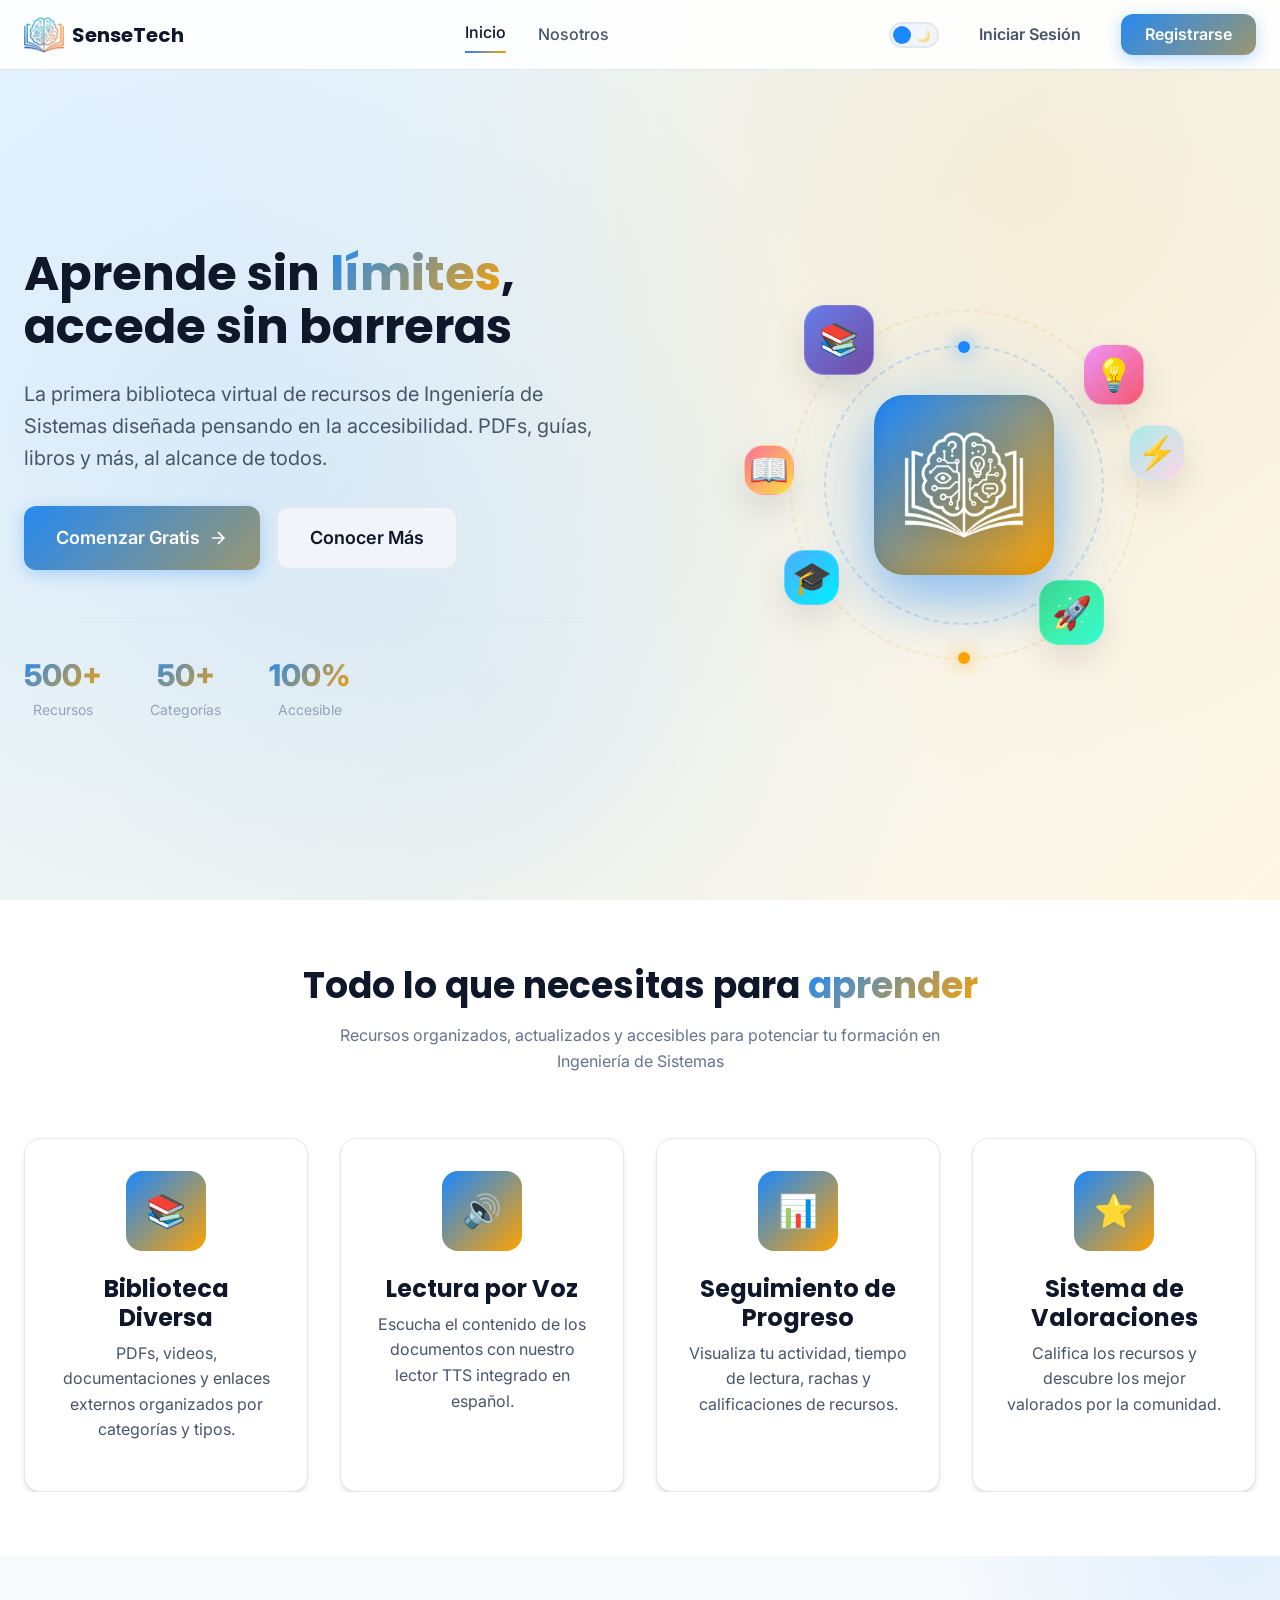
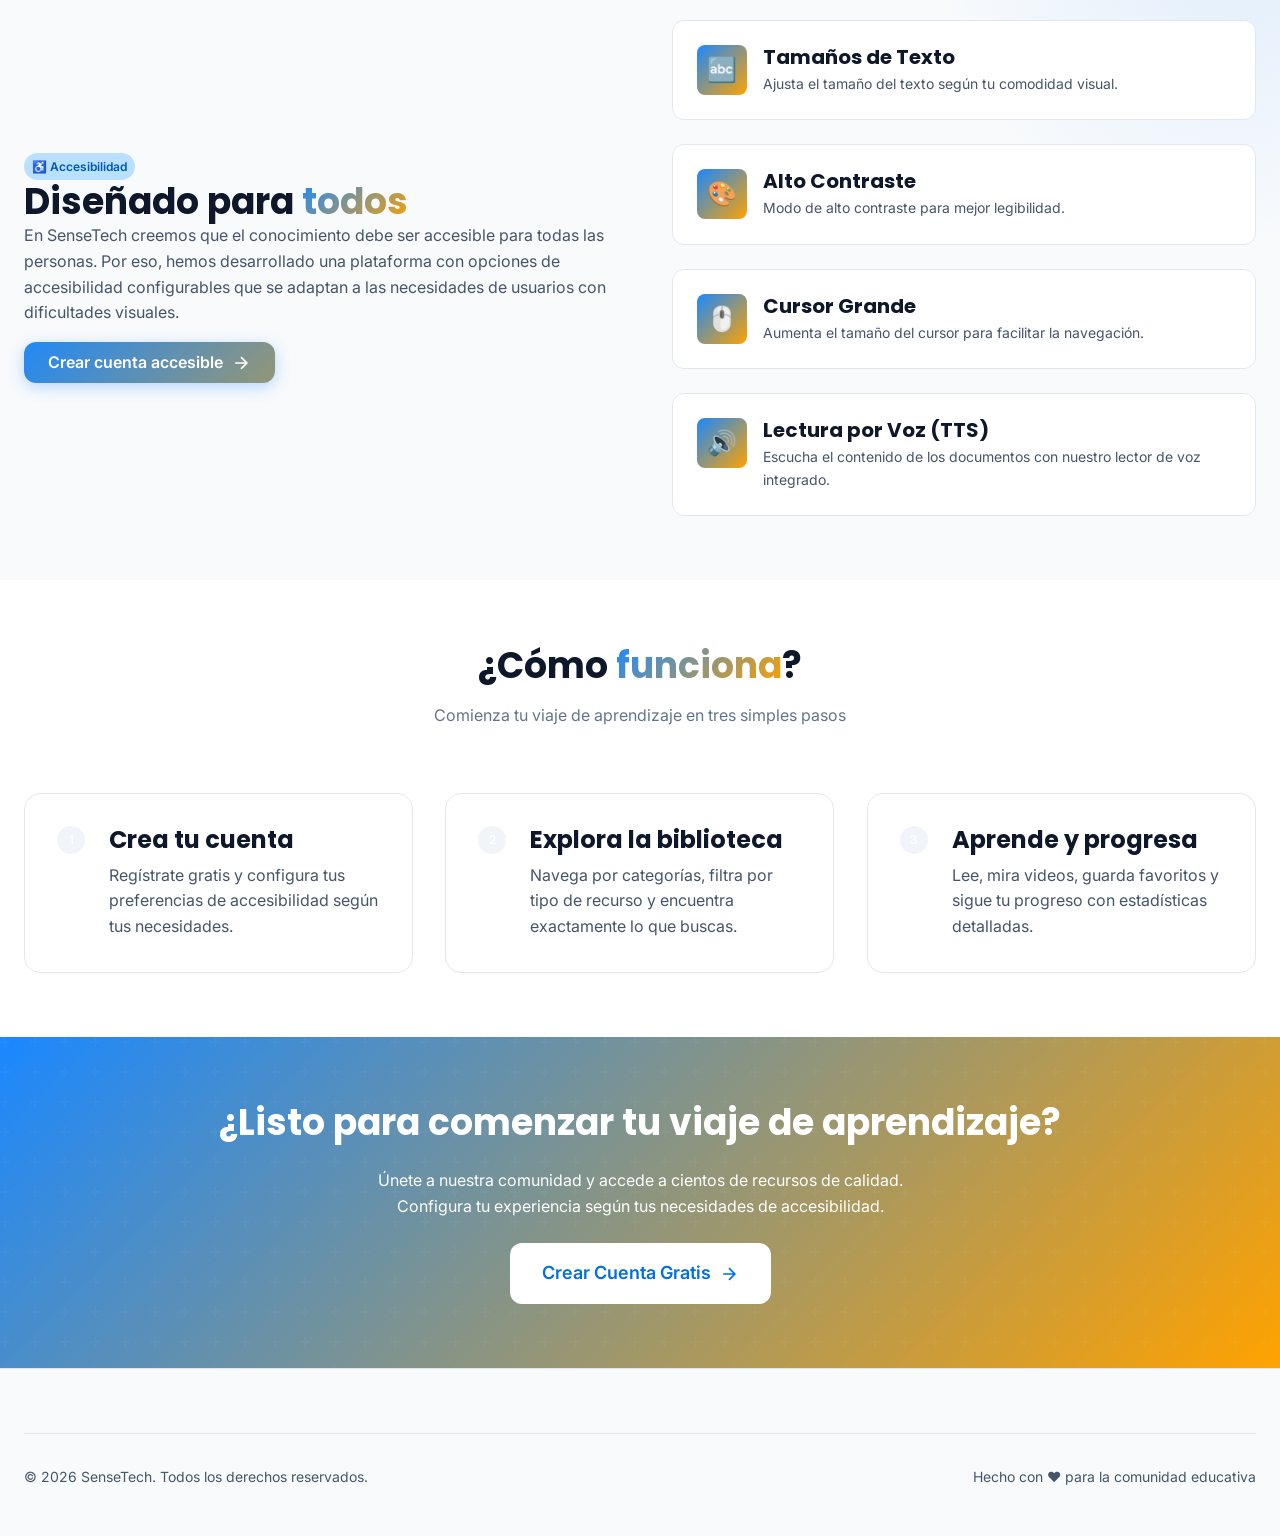
<file: index.html>
<!DOCTYPE html>
<html lang="es" data-theme="light">
<head>
  <meta charset="UTF-8">
  <meta name="viewport" content="width=device-width, initial-scale=1.0">
  <meta name="description" content="SenseTech - Biblioteca virtual de recursos para Ingeniería de Sistemas con enfoque en accesibilidad">
  <title>SenseTech - Biblioteca Virtual Accesible</title>
  <link rel="icon" type="image/png" href="icon.png">
  <link rel="stylesheet" href="css/variables.css">
  <link rel="stylesheet" href="css/base.css">
  <link rel="stylesheet" href="css/components.css">
  <link rel="stylesheet" href="css/navbar.css">
  <link rel="stylesheet" href="css/animations.css">
  <link rel="stylesheet" href="css/pages.css">
</head>
<body>
  <!-- Skip Link for Accessibility -->
  <a href="#main-content" class="skip-link">Saltar al contenido principal</a>

  <!-- Navbar -->
  <nav class="navbar" role="navigation" aria-label="Navegación principal">
    <div class="navbar-container">
      <a href="index.html" class="navbar-brand">
        <img src="icon.png" alt="SenseTech Logo">
        <span>SenseTech</span>
      </a>

      <div class="navbar-nav">
        <a href="index.html" class="nav-link active">Inicio</a>
        <a href="about.html" class="nav-link">Nosotros</a>
      </div>

      <div class="navbar-actions">
        <button class="theme-toggle" aria-label="Cambiar tema" title="Cambiar tema">
          <span class="sun-icon">☀️</span>
          <span class="moon-icon">🌙</span>
          <div class="theme-toggle-thumb"></div>
        </button>
        <a href="login.html" class="btn btn-ghost">Iniciar Sesión</a>
        <a href="signup.html" class="btn btn-primary">Registrarse</a>
      </div>

      <button class="mobile-menu-toggle" aria-label="Menú" aria-expanded="false">
        <span></span>
        <span></span>
        <span></span>
      </button>
    </div>
  </nav>

  <!-- Mobile Navigation -->
  <div class="mobile-nav" aria-hidden="true">
    <a href="index.html" class="nav-link active">Inicio</a>
    <a href="about.html" class="nav-link">Nosotros</a>
    <div class="theme-toggle-wrapper">
      <span>Tema</span>
      <button class="theme-toggle" aria-label="Cambiar tema">
        <span class="sun-icon">☀️</span>
        <span class="moon-icon">🌙</span>
        <div class="theme-toggle-thumb"></div>
      </button>
    </div>
    <div class="navbar-actions">
      <a href="login.html" class="btn btn-secondary">Iniciar Sesión</a>
      <a href="signup.html" class="btn btn-primary">Registrarse</a>
    </div>
  </div>

  <!-- Main Content -->
  <main id="main-content">
    <!-- Hero Section -->
    <section class="hero">
      <div class="hero-bg"></div>
      <div class="hero-pattern"></div>
      <div class="container">
        <div class="hero-content">
          <div class="hero-text" data-animate="fade-right" >
            <h1>
              Aprende sin <span class="gradient-text">límites</span>,
              <br>accede sin barreras
            </h1>
            <p class="subtitle">
              La primera biblioteca virtual de recursos de Ingeniería de Sistemas 
              diseñada pensando en la accesibilidad. PDFs, guías, libros y más, 
              al alcance de todos.
            </p>
            <div class="hero-buttons">
              <a href="signup.html" class="btn btn-primary btn-lg">
                Comenzar Gratis
                <svg width="20" height="20" viewBox="0 0 24 24" fill="none" stroke="currentColor" stroke-width="2">
                  <path d="M5 12h14M12 5l7 7-7 7"/>
                </svg>
              </a>
              <a href="about.html" class="btn btn-secondary btn-lg">
                Conocer Más
              </a>
            </div>
            <div class="hero-stats">
              <div class="stat-item" data-animate="fade-up" data-delay="200">
                <div class="stat-number">500+</div>
                <div class="stat-label">Recursos</div>
              </div>
              <div class="stat-item" data-animate="fade-up" data-delay="300">
                <div class="stat-number">50+</div>
                <div class="stat-label">Categorías</div>
              </div>
              <div class="stat-item" data-animate="fade-up" data-delay="400">
                <div class="stat-number">100%</div>
                <div class="stat-label">Accesible</div>
              </div>
            </div>
          </div>
          <div class="hero-image" data-animate="fade-left" style="height: 500px;">
            <!-- Modern 3D Hero Visual -->
            <div class="hero-visual">
              <!-- Orbit Rings -->
              <div class="orbit-ring ring-1">
                <div class="orbit-dot"></div>
              </div>
              <div class="orbit-ring ring-2">
                <div class="orbit-dot"></div>
              </div>
              
              <!-- Floating Elements -->
              <div class="floating-element el-1">📚</div>
              <div class="floating-element el-2">💡</div>
              <div class="floating-element el-3">🎓</div>
              <div class="floating-element el-4">🚀</div>
              <div class="floating-element el-5">📖</div>
              <div class="floating-element el-6">⚡</div>
              
              <!-- Central Element -->
              <div class="hero-center">
                <img src="icon.png" alt="SenseTech">
              </div>
            </div>
          </div>
        </div>
      </div>
    </section>

    <!-- Features Section -->
    <section id="features" class="section" data-section-animate>
      <div class="container">
        <div class="section-header" data-animate="fade-up">
          <h2>Todo lo que necesitas para <span class="gradient-text">aprender</span></h2>
          <p>Recursos organizados, actualizados y accesibles para potenciar tu formación en Ingeniería de Sistemas</p>
        </div>

        <div class="features-grid">
          <div class="card feature-card hover-lift" data-animate="fade-up" data-delay="100">
            <div class="icon-wrapper">📚</div>
            <h4>Biblioteca Diversa</h4>
            <p>PDFs, videos, documentaciones y enlaces externos organizados por categorías y tipos.</p>
          </div>

          <div class="card feature-card hover-lift" data-animate="fade-up" data-delay="200">
            <div class="icon-wrapper">🔊</div>
            <h4>Lectura por Voz</h4>
            <p>Escucha el contenido de los documentos con nuestro lector TTS integrado en español.</p>
          </div>

          <div class="card feature-card hover-lift" data-animate="fade-up" data-delay="400">
            <div class="icon-wrapper">📊</div>
            <h4>Seguimiento de Progreso</h4>
            <p>Visualiza tu actividad, tiempo de lectura, rachas y calificaciones de recursos.</p>
          </div>

          <div class="card feature-card hover-lift" data-animate="fade-up" data-delay="600">
            <div class="icon-wrapper">⭐</div>
            <h4>Sistema de Valoraciones</h4>
            <p>Califica los recursos y descubre los mejor valorados por la comunidad.</p>
          </div>
        </div>
      </div>
    </section>

    <!-- Accessibility Section -->
    <section id="accessibility" class="section accessibility-section" data-section-animate>
      <div class="container">
        <div class="accessibility-content">
          <div class="accessibility-text" data-animate="fade-right">
            <span class="badge badge-primary">♿ Accesibilidad</span>
            <h2>Diseñado para <span class="gradient-text">todos</span></h2>
            <p>
              En SenseTech creemos que el conocimiento debe ser accesible para todas las personas. 
              Por eso, hemos desarrollado una plataforma con opciones de accesibilidad configurables 
              que se adaptan a las necesidades de usuarios con dificultades visuales.
            </p>
            <a href="signup.html" class="btn btn-primary">
              Crear cuenta accesible
              <svg width="20" height="20" viewBox="0 0 24 24" fill="none" stroke="currentColor" stroke-width="2">
                <path d="M5 12h14M12 5l7 7-7 7"/>
              </svg>
            </a>
          </div>

          <div class="accessibility-features" data-animate="fade-left">
            <div class="accessibility-feature">
              <div class="feature-icon">🔤</div>
              <div>
                <h5>Tamaños de Texto</h5>
                <p>Ajusta el tamaño del texto según tu comodidad visual.</p>
              </div>
            </div>

            <div class="accessibility-feature">
              <div class="feature-icon">🎨</div>
              <div>
                <h5>Alto Contraste</h5>
                <p>Modo de alto contraste para mejor legibilidad.</p>
              </div>
            </div>

            <div class="accessibility-feature">
              <div class="feature-icon">🖱️</div>
              <div>
                <h5>Cursor Grande</h5>
                <p>Aumenta el tamaño del cursor para facilitar la navegación.</p>
              </div>
            </div>

            <div class="accessibility-feature">
              <div class="feature-icon">🔊</div>
              <div>
                <h5>Lectura por Voz (TTS)</h5>
                <p>Escucha el contenido de los documentos con nuestro lector de voz integrado.</p>
              </div>
            </div>
          </div>
        </div>
      </div>
    </section>

    <!-- How It Works Section -->
    <section class="section" data-section-animate>
      <div class="container">
        <div class="section-header" data-animate="fade-up">
          <h2>¿Cómo <span class="gradient-text">funciona</span>?</h2>
          <p>Comienza tu viaje de aprendizaje en tres simples pasos</p>
        </div>

        <div class="steps-grid">
          <div class="step-card" data-animate="fade-up" data-delay="100">
            <div class="step-number">1</div>
            <div class="step-content">
              <h4>Crea tu cuenta</h4>
              <p>Regístrate gratis y configura tus preferencias de accesibilidad según tus necesidades.</p>
            </div>
          </div>

          <div class="step-card" data-animate="fade-up" data-delay="200">
            <div class="step-number">2</div>
            <div class="step-content">
              <h4>Explora la biblioteca</h4>
              <p>Navega por categorías, filtra por tipo de recurso y encuentra exactamente lo que buscas.</p>
            </div>
          </div>

          <div class="step-card" data-animate="fade-up" data-delay="300">
            <div class="step-number">3</div>
            <div class="step-content">
              <h4>Aprende y progresa</h4>
              <p>Lee, mira videos, guarda favoritos y sigue tu progreso con estadísticas detalladas.</p>
            </div>
          </div>
        </div>
      </div>
    </section>

    <!-- CTA Section -->
    <section class="section cta-section" data-section-animate>
      <div class="container" data-animate="scale">
        <h2>¿Listo para comenzar tu viaje de aprendizaje?</h2>
        <p style="max-width: 600px; margin: var(--space-lg) auto;">
          Únete a nuestra comunidad y accede a cientos de recursos de calidad. 
          Configura tu experiencia según tus necesidades de accesibilidad.
        </p>
        <a href="signup.html" class="btn btn-lg" style="background: white; color: var(--primary-600);">
          Crear Cuenta Gratis
          <svg width="20" height="20" viewBox="0 0 24 24" fill="none" stroke="currentColor" stroke-width="2">
            <path d="M5 12h14M12 5l7 7-7 7"/>
          </svg>
        </a>
      </div>
    </section>
  </main>

  <!-- Footer -->
  <footer class="footer">
    <div class="container">
      <div class="footer-bottom">
        <p>&copy; 2026 SenseTech. Todos los derechos reservados.</p>
        <p>Hecho con ❤️ para la comunidad educativa</p>
      </div>
    </div>
  </footer>

  <script src="js/main.js"></script>
</body>
</html>
</file>
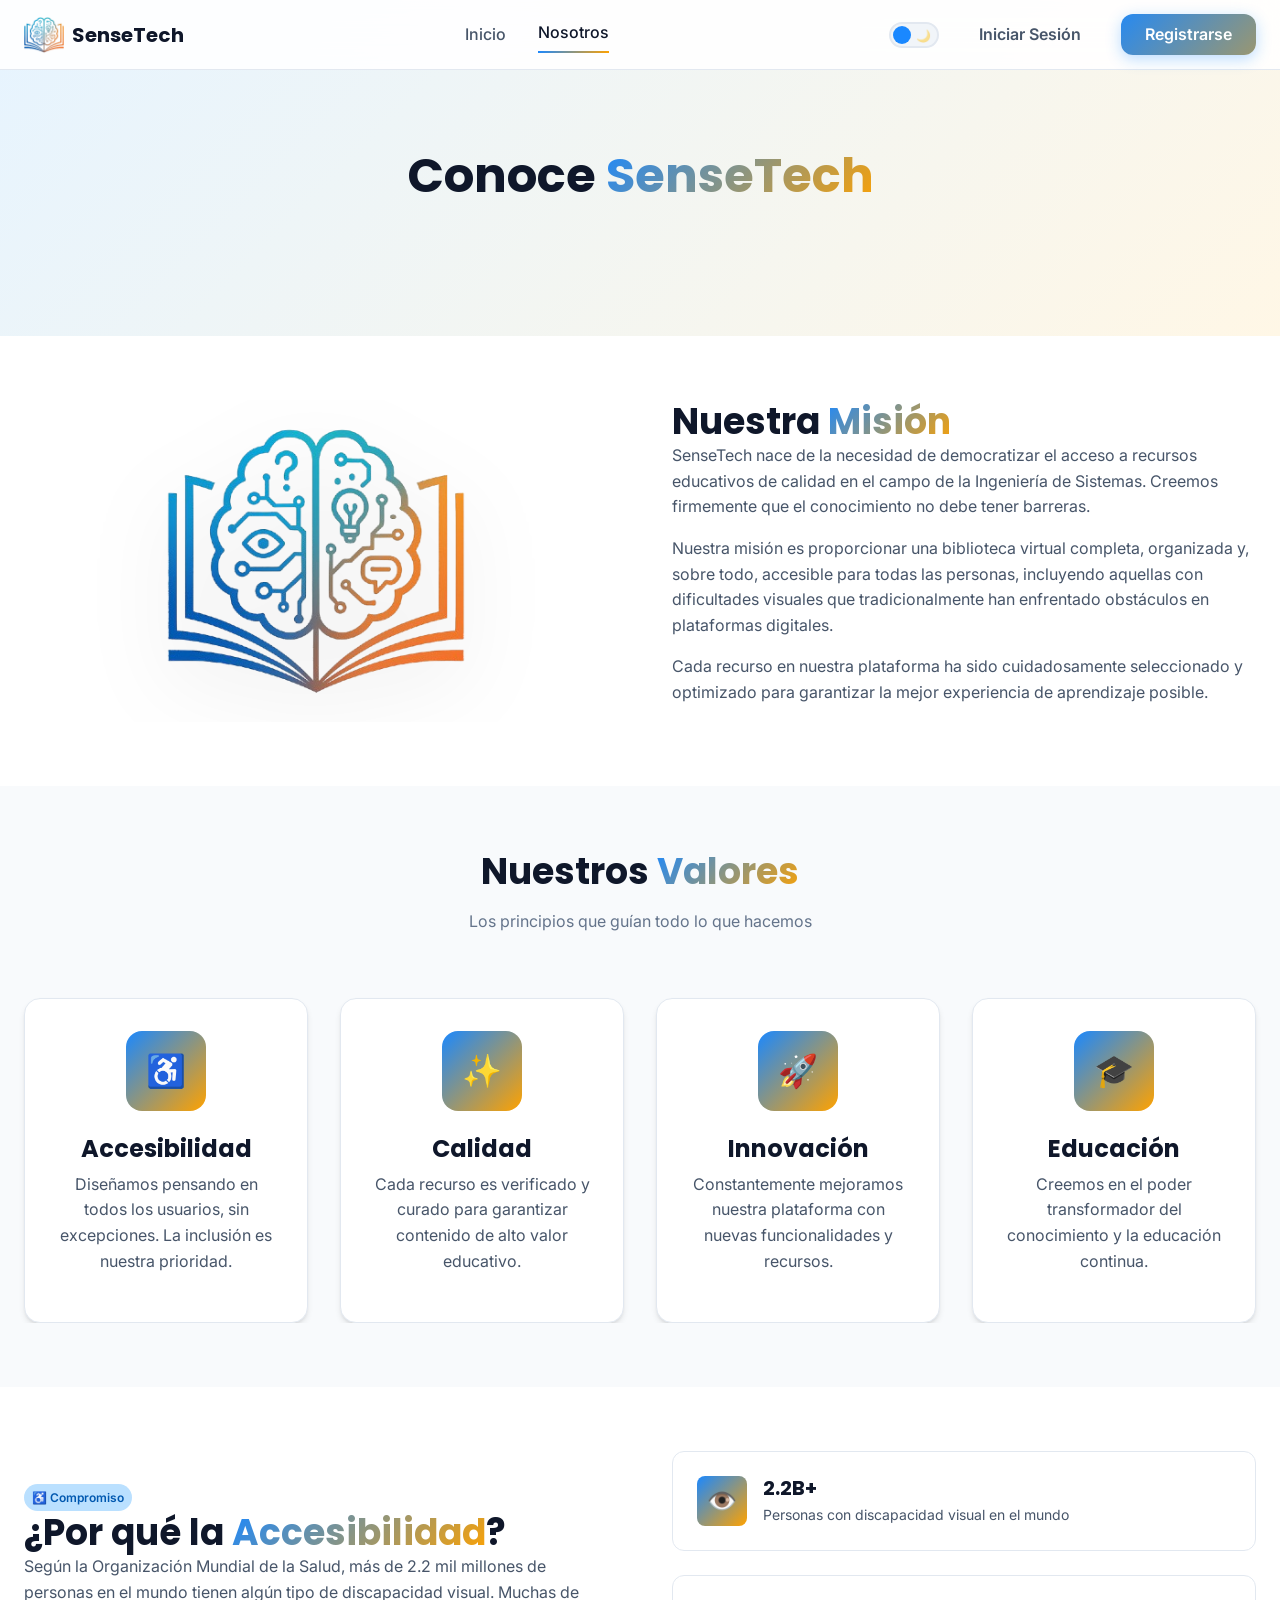
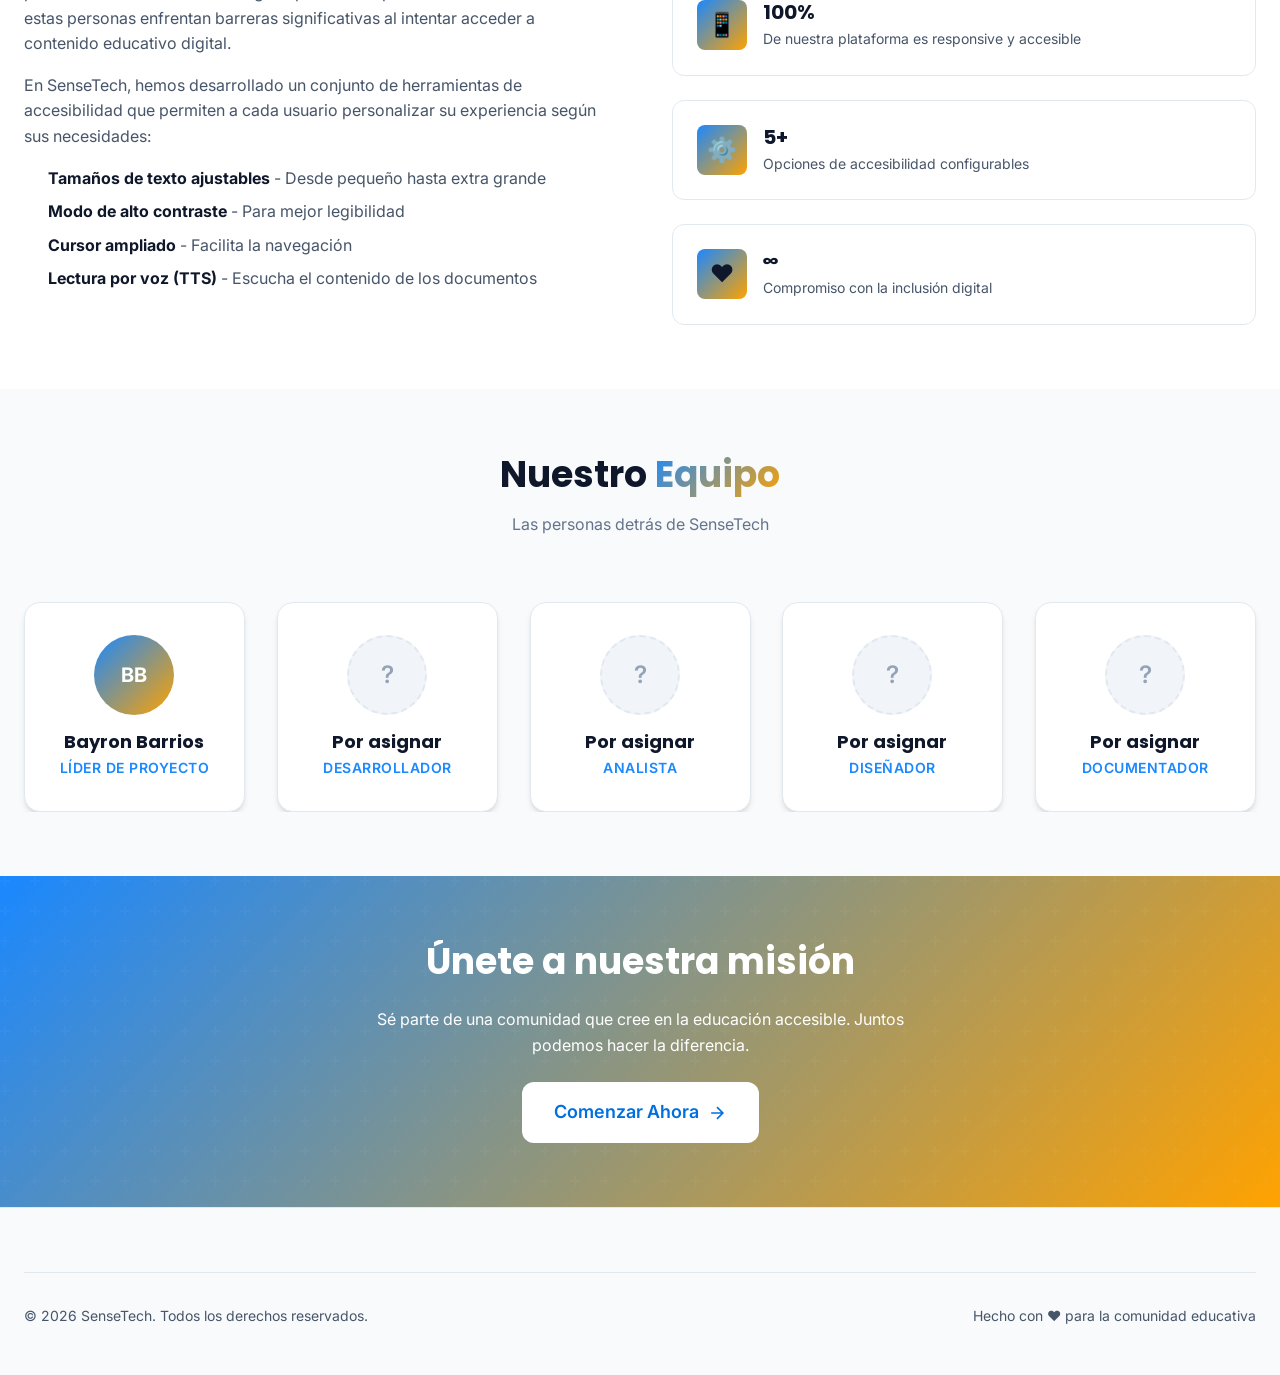
<file: about.html>
<!DOCTYPE html>
<html lang="es" data-theme="light">
<head>
  <meta charset="UTF-8">
  <meta name="viewport" content="width=device-width, initial-scale=1.0">
  <meta name="description" content="Conoce más sobre SenseTech y nuestro compromiso con la accesibilidad">
  <title>Nosotros - SenseTech</title>
  <link rel="icon" type="image/png" href="icon.png">
  <link rel="stylesheet" href="css/variables.css">
  <link rel="stylesheet" href="css/base.css">
  <link rel="stylesheet" href="css/components.css">
  <link rel="stylesheet" href="css/navbar.css">
  <link rel="stylesheet" href="css/animations.css">
  <link rel="stylesheet" href="css/pages.css">
</head>
<body>
  <a href="#main-content" class="skip-link">Saltar al contenido principal</a>

  <!-- Navbar -->
  <nav class="navbar" role="navigation" aria-label="Navegación principal">
    <div class="navbar-container">
      <a href="index.html" class="navbar-brand">
        <img src="icon.png" alt="SenseTech Logo">
        <span>SenseTech</span>
      </a>

      <div class="navbar-nav">
        <a href="index.html" class="nav-link">Inicio</a>
        <a href="about.html" class="nav-link active">Nosotros</a>
      </div>

      <div class="navbar-actions">
        <button class="theme-toggle" aria-label="Cambiar tema" title="Cambiar tema">
          <span class="sun-icon">☀️</span>
          <span class="moon-icon">🌙</span>
          <div class="theme-toggle-thumb"></div>
        </button>
        <a href="login.html" class="btn btn-ghost">Iniciar Sesión</a>
        <a href="signup.html" class="btn btn-primary">Registrarse</a>
      </div>

      <button class="mobile-menu-toggle" aria-label="Menú" aria-expanded="false">
        <span></span>
        <span></span>
        <span></span>
      </button>
    </div>
  </nav>

  <!-- Mobile Navigation -->
  <div class="mobile-nav" aria-hidden="true">
    <a href="index.html" class="nav-link">Inicio</a>
    <a href="about.html" class="nav-link active">Nosotros</a>
    <div class="theme-toggle-wrapper">
      <span>Tema</span>
      <button class="theme-toggle" aria-label="Cambiar tema">
        <span class="sun-icon">☀️</span>
        <span class="moon-icon">🌙</span>
        <div class="theme-toggle-thumb"></div>
      </button>
    </div>
    <div class="navbar-actions">
      <a href="login.html" class="btn btn-secondary">Iniciar Sesión</a>
      <a href="signup.html" class="btn btn-primary">Registrarse</a>
    </div>
  </div>

  <main id="main-content">
    <!-- About Hero -->
    <section class="about-hero" data-section-animate>
      <div class="container">
        <span class="badge badge-primary" data-animate="fade-down">Sobre Nosotros</span>
        <h1 data-animate="fade-up">Conoce <span class="gradient-text">SenseTech</span></h1>
        <p style="max-width: 600px; margin: 0 auto;" data-animate="fade-up" data-delay="100">
          Una plataforma creada con pasión por la educación y el compromiso 
          de hacer el conocimiento accesible para todos.
        </p>
      </div>
    </section>

    <!-- Mission Section -->
    <section class="section" data-section-animate>
      <div class="container">
        <div class="about-content">
          <div class="about-image" data-animate="fade-right">
            <img src="icon.png" alt="SenseTech Mission" class="animate-float">
          </div>
          <div data-animate="fade-left">
            <h2>Nuestra <span class="gradient-text">Misión</span></h2>
            <p>
              SenseTech nace de la necesidad de democratizar el acceso a recursos educativos 
              de calidad en el campo de la Ingeniería de Sistemas. Creemos firmemente que 
              el conocimiento no debe tener barreras.
            </p>
            <p>
              Nuestra misión es proporcionar una biblioteca virtual completa, organizada y, 
              sobre todo, accesible para todas las personas, incluyendo aquellas con 
              dificultades visuales que tradicionalmente han enfrentado obstáculos 
              en plataformas digitales.
            </p>
            <p>
              Cada recurso en nuestra plataforma ha sido cuidadosamente seleccionado 
              y optimizado para garantizar la mejor experiencia de aprendizaje posible.
            </p>
          </div>
        </div>
      </div>
    </section>

    <!-- Values Section -->
    <section class="section" style="background: var(--bg-secondary);" data-section-animate>
      <div class="container">
        <div class="section-header" data-animate="fade-up">
          <h2>Nuestros <span class="gradient-text">Valores</span></h2>
          <p>Los principios que guían todo lo que hacemos</p>
        </div>

        <div class="features-grid">
          <div class="card feature-card hover-lift" data-animate="fade-up" data-delay="100">
            <div class="icon-wrapper">♿</div>
            <h4>Accesibilidad</h4>
            <p>Diseñamos pensando en todos los usuarios, sin excepciones. La inclusión es nuestra prioridad.</p>
          </div>

          <div class="card feature-card hover-lift" data-animate="fade-up" data-delay="200">
            <div class="icon-wrapper">✨</div>
            <h4>Calidad</h4>
            <p>Cada recurso es verificado y curado para garantizar contenido de alto valor educativo.</p>
          </div>

          <div class="card feature-card hover-lift" data-animate="fade-up" data-delay="400">
            <div class="icon-wrapper">🚀</div>
            <h4>Innovación</h4>
            <p>Constantemente mejoramos nuestra plataforma con nuevas funcionalidades y recursos.</p>
          </div>

          <div class="card feature-card hover-lift" data-animate="fade-up" data-delay="500">
            <div class="icon-wrapper">🎓</div>
            <h4>Educación</h4>
            <p>Creemos en el poder transformador del conocimiento y la educación continua.</p>
          </div>
        </div>
      </div>
    </section>

    <!-- Why Accessibility Section -->
    <section class="section" data-section-animate>
      <div class="container">
        <div class="about-content" style="grid-template-columns: 1fr 1fr;">
          <div data-animate="fade-right">
            <span class="badge badge-primary">♿ Compromiso</span>
            <h2>¿Por qué la <span class="gradient-text">Accesibilidad</span>?</h2>
            <p>
              Según la Organización Mundial de la Salud, más de 2.2 mil millones de personas 
              en el mundo tienen algún tipo de discapacidad visual. Muchas de estas personas 
              enfrentan barreras significativas al intentar acceder a contenido educativo digital.
            </p>
            <p>
              En SenseTech, hemos desarrollado un conjunto de herramientas de accesibilidad 
              que permiten a cada usuario personalizar su experiencia según sus necesidades:
            </p>
            <ul style="margin-left: var(--space-lg); margin-top: var(--space-md);">
              <li style="margin-bottom: var(--space-sm); color: var(--text-secondary);">
                <strong style="color: var(--text-primary);">Tamaños de texto ajustables</strong> - 
                Desde pequeño hasta extra grande
              </li>
              <li style="margin-bottom: var(--space-sm); color: var(--text-secondary);">
                <strong style="color: var(--text-primary);">Modo de alto contraste</strong> - 
                Para mejor legibilidad
              </li>
              <li style="margin-bottom: var(--space-sm); color: var(--text-secondary);">
                <strong style="color: var(--text-primary);">Cursor ampliado</strong> - 
                Facilita la navegación
              </li>
              <li style="color: var(--text-secondary);">
                <strong style="color: var(--text-primary);">Lectura por voz (TTS)</strong> - 
                Escucha el contenido de los documentos
              </li>
            </ul>
          </div>
          <div class="accessibility-features" data-animate="fade-left">
            <div class="accessibility-feature">
              <div class="feature-icon">👁️</div>
              <div>
                <h5>2.2B+</h5>
                <p>Personas con discapacidad visual en el mundo</p>
              </div>
            </div>
            <div class="accessibility-feature">
              <div class="feature-icon">📱</div>
              <div>
                <h5>100%</h5>
                <p>De nuestra plataforma es responsive y accesible</p>
              </div>
            </div>
            <div class="accessibility-feature">
              <div class="feature-icon">⚙️</div>
              <div>
                <h5>5+</h5>
                <p>Opciones de accesibilidad configurables</p>
              </div>
            </div>
            <div class="accessibility-feature">
              <div class="feature-icon">❤️</div>
              <div>
                <h5>∞</h5>
                <p>Compromiso con la inclusión digital</p>
              </div>
            </div>
          </div>
        </div>
      </div>
    </section>

    <!-- Team Section -->
    <section class="section" style="background: var(--bg-secondary);" data-section-animate>
      <div class="container">
        <div class="section-header" data-animate="fade-up">
          <h2>Nuestro <span class="gradient-text">Equipo</span></h2>
          <p>Las personas detrás de SenseTech</p>
        </div>

        <div class="team-grid">
          <div class="card team-card hover-lift" data-animate="fade-up" data-delay="100">
            <div class="avatar avatar-primary">BB</div>
            <h4>Bayron Barrios</h4>
            <p class="role">Líder de Proyecto</p>
          </div>

          <div class="card team-card hover-lift" data-animate="fade-up" data-delay="200">
            <div class="avatar avatar-placeholder">?</div>
            <h4>Por asignar</h4>
            <p class="role">Desarrollador</p>
          </div>

          <div class="card team-card hover-lift" data-animate="fade-up" data-delay="300">
            <div class="avatar avatar-placeholder">?</div>
            <h4>Por asignar</h4>
            <p class="role">Analista</p>
          </div>

          <div class="card team-card hover-lift" data-animate="fade-up" data-delay="400">
            <div class="avatar avatar-placeholder">?</div>
            <h4>Por asignar</h4>
            <p class="role">Diseñador</p>
          </div>

          <div class="card team-card hover-lift" data-animate="fade-up" data-delay="500">
            <div class="avatar avatar-placeholder">?</div>
            <h4>Por asignar</h4>
            <p class="role">Documentador</p>
          </div>
        </div>
      </div>
    </section>

    <!-- CTA Section -->
    <section class="section cta-section">
      <div class="container" data-animate="scale">
        <h2>Únete a nuestra misión</h2>
        <p style="max-width: 600px; margin: var(--space-lg) auto;">
          Sé parte de una comunidad que cree en la educación accesible. 
          Juntos podemos hacer la diferencia.
        </p>
        <a href="signup.html" class="btn btn-lg" style="background: white; color: var(--primary-600);">
          Comenzar Ahora
          <svg width="20" height="20" viewBox="0 0 24 24" fill="none" stroke="currentColor" stroke-width="2">
            <path d="M5 12h14M12 5l7 7-7 7"/>
          </svg>
        </a>
      </div>
    </section>
  </main>

  <!-- Footer -->
  <footer class="footer">
    <div class="container">
      <div class="footer-bottom">
        <p>&copy; 2026 SenseTech. Todos los derechos reservados.</p>
        <p>Hecho con ❤️ para la comunidad educativa</p>
      </div>
    </div>
  </footer>

  <script src="js/main.js"></script>
</body>
</html>
</file>
<file: css/variables.css>
/* ========================================
   SenseTech - CSS Variables & Theme System
   ======================================== */

:root {
  /* Primary Colors */
  --primary-50: #e6f4ff;
  --primary-100: #bae0ff;
  --primary-200: #8dcaff;
  --primary-300: #5fb3ff;
  --primary-400: #3a9eff;
  --primary-500: #1a88ff;
  --primary-600: #0070e0;
  --primary-700: #0058b0;
  --primary-800: #004080;
  --primary-900: #002850;

  /* Secondary Colors - Orange/Amber */
  --secondary-50: #fff7e6;
  --secondary-100: #ffe7ba;
  --secondary-200: #ffd68a;
  --secondary-300: #ffc45a;
  --secondary-400: #ffb32a;
  --secondary-500: #ffa200;
  --secondary-600: #d98a00;
  --secondary-700: #b37200;
  --secondary-800: #8c5a00;
  --secondary-900: #664200;

  /* Neutral Colors */
  --gray-50: #f8fafc;
  --gray-100: #f1f5f9;
  --gray-200: #e2e8f0;
  --gray-300: #cbd5e1;
  --gray-400: #94a3b8;
  --gray-500: #64748b;
  --gray-600: #475569;
  --gray-700: #334155;
  --gray-800: #1e293b;
  --gray-900: #0f172a;

  /* Success, Warning, Error */
  --success-500: #22c55e;
  --success-600: #16a34a;
  --warning-500: #f59e0b;
  --warning-600: #d97706;
  --error-500: #ef4444;
  --error-600: #dc2626;

  /* Spacing */
  --space-xs: 0.25rem;
  --space-sm: 0.5rem;
  --space-md: 1rem;
  --space-lg: 1.5rem;
  --space-xl: 2rem;
  --space-2xl: 3rem;
  --space-3xl: 4rem;

  /* Border Radius */
  --radius-sm: 0.375rem;
  --radius-md: 0.5rem;
  --radius-lg: 0.75rem;
  --radius-xl: 1rem;
  --radius-2xl: 1.5rem;
  --radius-full: 9999px;

  /* Shadows */
  --shadow-sm: 0 1px 2px 0 rgb(0 0 0 / 0.05);
  --shadow-md: 0 4px 6px -1px rgb(0 0 0 / 0.1), 0 2px 4px -2px rgb(0 0 0 / 0.1);
  --shadow-lg: 0 10px 15px -3px rgb(0 0 0 / 0.1), 0 4px 6px -4px rgb(0 0 0 / 0.1);
  --shadow-xl: 0 20px 25px -5px rgb(0 0 0 / 0.1), 0 8px 10px -6px rgb(0 0 0 / 0.1);
  --shadow-glow: 0 0 20px rgba(26, 136, 255, 0.3);

  /* Transitions */
  --transition-fast: 150ms ease;
  --transition-base: 250ms ease;
  --transition-slow: 350ms ease;
  --transition-bounce: 500ms cubic-bezier(0.68, -0.55, 0.265, 1.55);

  /* Font Sizes */
  --text-xs: 0.75rem;
  --text-sm: 0.875rem;
  --text-base: 1rem;
  --text-lg: 1.125rem;
  --text-xl: 1.25rem;
  --text-2xl: 1.5rem;
  --text-3xl: 1.875rem;
  --text-4xl: 2.25rem;
  --text-5xl: 3rem;
  --text-6xl: 3.75rem;

  /* Z-Index */
  --z-dropdown: 100;
  --z-sticky: 200;
  --z-modal: 300;
  --z-tooltip: 400;
}

/* Light Theme (Default) */
[data-theme="light"] {
  --bg-primary: #ffffff;
  --bg-secondary: #f8fafc;
  --bg-tertiary: #f1f5f9;
  --bg-card: #ffffff;
  --bg-elevated: #ffffff;
  
  --text-primary: #0f172a;
  --text-secondary: #475569;
  --text-tertiary: #64748b;
  --text-muted: #94a3b8;
  --text-inverse: #ffffff;
  
  --border-color: #e2e8f0;
  --border-hover: #cbd5e1;
  
  --accent-primary: var(--primary-500);
  --accent-secondary: var(--secondary-500);
  
  --navbar-bg: rgba(255, 255, 255, 0.9);
  --card-shadow: var(--shadow-md);
  
  --gradient-hero: linear-gradient(135deg, #e6f4ff 0%, #fff7e6 100%);
  --gradient-accent: linear-gradient(135deg, var(--primary-500) 0%, var(--secondary-500) 100%);
}

/* Dark Theme */
[data-theme="dark"] {
  --bg-primary: #0f172a;
  --bg-secondary: #1e293b;
  --bg-tertiary: #334155;
  --bg-card: #1e293b;
  --bg-elevated: #334155;
  
  --text-primary: #f8fafc;
  --text-secondary: #cbd5e1;
  --text-tertiary: #94a3b8;
  --text-muted: #64748b;
  --text-inverse: #0f172a;
  
  --border-color: #334155;
  --border-hover: #475569;
  
  --accent-primary: var(--primary-400);
  --accent-secondary: var(--secondary-400);
  
  --navbar-bg: rgba(15, 23, 42, 0.95);
  --card-shadow: 0 4px 6px -1px rgb(0 0 0 / 0.3), 0 2px 4px -2px rgb(0 0 0 / 0.3);
  
  --gradient-hero: linear-gradient(135deg, #1e293b 0%, #0f172a 100%);
  --gradient-accent: linear-gradient(135deg, var(--primary-400) 0%, var(--secondary-400) 100%);
}

/* High Contrast Mode */
[data-high-contrast="true"] {
  --text-primary: #000000 !important;
  --text-secondary: #1a1a1a !important;
  --bg-primary: #ffffff !important;
  --bg-secondary: #f0f0f0 !important;
  --border-color: #000000 !important;
  --accent-primary: #0000cc !important;
}

[data-theme="dark"][data-high-contrast="true"] {
  --text-primary: #ffffff !important;
  --text-secondary: #f0f0f0 !important;
  --bg-primary: #000000 !important;
  --bg-secondary: #1a1a1a !important;
  --border-color: #ffffff !important;
  --accent-primary: #66b3ff !important;
}

/* Text Size Modifiers */
[data-text-size="small"] {
  font-size: 14px;
}

[data-text-size="medium"] {
  font-size: 16px;
}

[data-text-size="large"] {
  font-size: 18px;
}

[data-text-size="extra-large"] {
  font-size: 20px;
}

/* Large Cursor */
[data-large-cursor="true"] * {
  cursor: url('data:image/svg+xml,<svg xmlns="http://www.w3.org/2000/svg" width="32" height="32" viewBox="0 0 32 32"><path fill="%23000" stroke="%23fff" stroke-width="1" d="M4 4l20 8-8 4-4 8z"/></svg>') 4 4, auto !important;
}

[data-large-cursor="true"] a,
[data-large-cursor="true"] button,
[data-large-cursor="true"] [role="button"] {
  cursor: url('data:image/svg+xml,<svg xmlns="http://www.w3.org/2000/svg" width="32" height="32" viewBox="0 0 32 32"><path fill="%23000" stroke="%23fff" stroke-width="1" d="M10 6v20l4-4h8z"/></svg>') 10 6, pointer !important;
}
</file>
<file: css/base.css>
/* ========================================
   SenseTech - Base Styles & Reset
   ======================================== */

@import url('https://fonts.googleapis.com/css2?family=Inter:wght@300;400;500;600;700;800&family=Poppins:wght@400;500;600;700;800&display=swap');

*, *::before, *::after {
  box-sizing: border-box;
  margin: 0;
  padding: 0;
}

html {
  scroll-behavior: smooth;
  -webkit-text-size-adjust: 100%;
  overflow-x: hidden;
}

body {
  font-family: 'Inter', -apple-system, BlinkMacSystemFont, 'Segoe UI', Roboto, sans-serif;
  background-color: var(--bg-primary);
  color: var(--text-primary);
  line-height: 1.6;
  min-height: 100vh;
  transition: background-color var(--transition-base), color var(--transition-base);
  overflow-x: hidden;
}

h1, h2, h3, h4, h5, h6 {
  font-family: 'Poppins', sans-serif;
  font-weight: 700;
  line-height: 1.2;
  color: var(--text-primary);
}

h1 { font-size: var(--text-5xl); }
h2 { font-size: var(--text-4xl); }
h3 { font-size: var(--text-3xl); }
h4 { font-size: var(--text-2xl); }
h5 { font-size: var(--text-xl); }
h6 { font-size: var(--text-lg); }

p {
  color: var(--text-secondary);
  margin-bottom: var(--space-md);
}

a {
  color: var(--accent-primary);
  text-decoration: none;
  transition: color var(--transition-fast);
}

a:hover {
  color: var(--primary-600);
}

img {
  max-width: 100%;
  height: auto;
  display: block;
}

button {
  font-family: inherit;
  cursor: pointer;
  border: none;
  background: none;
}

input, textarea, select {
  font-family: inherit;
  font-size: inherit;
}

ul, ol {
  list-style: none;
}

/* Focus Styles for Accessibility */
:focus-visible {
  outline: 3px solid var(--accent-primary);
  outline-offset: 2px;
}

/* Skip Link for Accessibility */
.skip-link {
  position: absolute;
  top: -100%;
  left: 50%;
  transform: translateX(-50%);
  background: var(--accent-primary);
  color: var(--text-inverse);
  padding: var(--space-sm) var(--space-lg);
  border-radius: var(--radius-md);
  z-index: 9999;
  transition: top var(--transition-fast);
}

.skip-link:focus {
  top: var(--space-md);
}

/* Container */
.container {
  width: 100%;
  max-width: 1280px;
  margin: 0 auto;
  padding: 0 var(--space-lg);
  overflow-x: hidden;
}

.container-sm {
  max-width: 640px;
}

.container-md {
  max-width: 768px;
}

.container-lg {
  max-width: 1024px;
}

/* Section Spacing */
.section {
  padding: var(--space-3xl) 0;
}

.section-header {
  text-align: center;
  margin-bottom: var(--space-3xl);
}

.section-header h2 {
  margin-bottom: var(--space-md);
}

.section-header p {
  max-width: 600px;
  margin: 0 auto;
  color: var(--text-tertiary);
}

/* Gradient Text */
.gradient-text {
  background: var(--gradient-accent);
  -webkit-background-clip: text;
  -webkit-text-fill-color: transparent;
  background-clip: text;
}

/* Screen Reader Only */
.sr-only {
  position: absolute;
  width: 1px;
  height: 1px;
  padding: 0;
  margin: -1px;
  overflow: hidden;
  clip: rect(0, 0, 0, 0);
  white-space: nowrap;
  border: 0;
}

/* Selection */
::selection {
  background: var(--primary-200);
  color: var(--primary-900);
}

[data-theme="dark"] ::selection {
  background: var(--primary-700);
  color: var(--primary-100);
}

/* Scrollbar - only on desktop */
@media (min-width: 769px) {
  ::-webkit-scrollbar {
    width: 10px;
    height: 10px;
  }

  ::-webkit-scrollbar-track {
    background: var(--bg-secondary);
  }

  ::-webkit-scrollbar-thumb {
    background: var(--gray-400);
    border-radius: var(--radius-full);
  }

  ::-webkit-scrollbar-thumb:hover {
    background: var(--gray-500);
  }
}

/* Responsive Typography */
@media (max-width: 768px) {
  h1 { font-size: var(--text-4xl); }
  h2 { font-size: var(--text-3xl); }
  h3 { font-size: var(--text-2xl); }
  h4 { font-size: var(--text-xl); }
  
  .section {
    padding: var(--space-2xl) 0;
  }
}

@media (max-width: 480px) {
  h1 { font-size: var(--text-3xl); }
  h2 { font-size: var(--text-2xl); }
  h3 { font-size: var(--text-xl); }
  
  .container {
    padding: 0 var(--space-md);
  }
}
</file>
<file: css/components.css>
/* ========================================
   SenseTech - UI Components
   ======================================== */

/* ===== BUTTONS ===== */
.btn {
  display: inline-flex;
  align-items: center;
  justify-content: center;
  gap: var(--space-sm);
  padding: var(--space-sm) var(--space-lg);
  font-size: var(--text-base);
  font-weight: 600;
  border-radius: var(--radius-lg);
  transition: all 0.3s ease;
  position: relative;
  overflow: hidden;
}

.btn::before {
  content: '';
  position: absolute;
  top: 50%;
  left: 50%;
  width: 0;
  height: 0;
  background: rgba(255, 255, 255, 0.2);
  border-radius: 50%;
  transform: translate(-50%, -50%);
  transition: width 0.6s, height 0.6s;
}

.btn:hover::before {
  width: 300px;
  height: 300px;
}

.btn-primary {
  background: var(--gradient-accent);
  color: white;
  box-shadow: 0 4px 15px rgba(26, 136, 255, 0.3);
  background-size: 200% 200%;
  background-position: 0% 50%;
}

.btn-primary:hover {
  transform: translateY(-3px);
  box-shadow: 0 8px 20px rgba(26, 136, 255, 0.4);
}

.btn-secondary {
  background: var(--bg-tertiary);
  color: var(--text-primary);
  border: 2px solid var(--border-color);
}

.btn-secondary:hover {
  border-color: var(--accent-primary);
  color: var(--accent-primary);
  background: var(--bg-secondary);
  transform: translateY(-3px);
  box-shadow: 0 8px 20px rgba(0, 0, 0, 0.1);
}

.btn-outline {
  background: transparent;
  color: var(--accent-primary);
  border: 2px solid var(--accent-primary);
}

.btn-outline:hover {
  background: var(--accent-primary);
  color: white;
  transform: translateY(-3px);
  box-shadow: 0 8px 20px rgba(26, 136, 255, 0.3);
}

.btn-ghost {
  background: transparent;
  color: var(--text-secondary);
}

.btn-ghost:hover {
  background: var(--bg-tertiary);
  color: var(--text-primary);
  transform: translateY(-2px);
}

.btn-lg {
  padding: var(--space-md) var(--space-xl);
  font-size: var(--text-lg);
}

.btn-sm {
  padding: var(--space-xs) var(--space-md);
  font-size: var(--text-sm);
}

.btn-icon {
  width: 44px;
  height: 44px;
  padding: 0;
  border-radius: var(--radius-full);
}

/* ===== CARDS ===== */
.card {
  background: var(--bg-card);
  border-radius: var(--radius-xl);
  border: 1px solid var(--border-color);
  box-shadow: var(--card-shadow);
  overflow: hidden;
  transition: all 0.3s ease;
}

.card:hover {
  transform: translateY(-6px);
  box-shadow: var(--shadow-xl);
  border-color: var(--accent-primary);
}

.card-body {
  padding: var(--space-lg);
}

.card-header {
  padding: var(--space-lg);
  border-bottom: 1px solid var(--border-color);
}

.card-footer {
  padding: var(--space-lg);
  border-top: 1px solid var(--border-color);
  background: var(--bg-secondary);
}

/* Feature Card */
.feature-card {
  text-align: center;
  padding: var(--space-xl);
}

.feature-card .icon-wrapper {
  width: 80px;
  height: 80px;
  margin: 0 auto var(--space-lg);
  background: var(--gradient-accent);
  border-radius: var(--radius-xl);
  display: flex;
  align-items: center;
  justify-content: center;
  font-size: 2rem;
  color: white;
  transition: transform var(--transition-bounce);
}

.feature-card:hover .icon-wrapper {
  transform: scale(1.15) rotate(8deg);
  box-shadow: 0 10px 30px rgba(26, 136, 255, 0.4);
}

.feature-card h4 {
  margin-bottom: var(--space-sm);
}

/* Resource Card */
.resource-card {
  display: flex;
  flex-direction: column;
}

.resource-card .resource-image {
  height: 160px;
  background: var(--gradient-hero);
  display: flex;
  align-items: center;
  justify-content: center;
  font-size: 3rem;
}

.resource-card .resource-content {
  padding: var(--space-lg);
  flex: 1;
  display: flex;
  flex-direction: column;
}

.resource-card .resource-type {
  display: inline-block;
  padding: var(--space-xs) var(--space-sm);
  background: var(--primary-100);
  color: var(--primary-700);
  font-size: var(--text-xs);
  font-weight: 600;
  border-radius: var(--radius-full);
  margin-bottom: var(--space-sm);
  width: fit-content;
}

[data-theme="dark"] .resource-card .resource-type {
  background: var(--primary-900);
  color: var(--primary-300);
}

.resource-card h5 {
  margin-bottom: var(--space-sm);
}

.resource-card .resource-meta {
  margin-top: auto;
  display: flex;
  align-items: center;
  gap: var(--space-md);
  color: var(--text-muted);
  font-size: var(--text-sm);
}

/* ===== FORMS ===== */
.form-group {
  margin-bottom: var(--space-lg);
}

.form-label {
  display: block;
  margin-bottom: var(--space-sm);
  font-weight: 500;
  color: var(--text-primary);
}

.form-input {
  width: 100%;
  padding: var(--space-md);
  background: var(--bg-secondary);
  border: 2px solid var(--border-color);
  border-radius: var(--radius-lg);
  color: var(--text-primary);
  font-size: var(--text-base);
  transition: all var(--transition-fast);
}

.form-input:focus {
  outline: none;
  border-color: var(--accent-primary);
  box-shadow: 0 0 0 4px rgba(26, 136, 255, 0.1);
}

.form-input::placeholder {
  color: var(--text-muted);
}

.form-input.error {
  border-color: var(--error-500);
}

.form-error {
  color: var(--error-500);
  font-size: var(--text-sm);
  margin-top: var(--space-xs);
  display: flex;
  align-items: center;
  gap: var(--space-xs);
}

.form-success {
  color: var(--success-500);
  font-size: var(--text-sm);
  margin-top: var(--space-xs);
}

/* Password Input */
.password-wrapper {
  position: relative;
}

.password-toggle {
  position: absolute;
  right: var(--space-md);
  top: 50%;
  transform: translateY(-50%);
  color: var(--text-muted);
  cursor: pointer;
  transition: color var(--transition-fast);
}

.password-toggle:hover {
  color: var(--text-primary);
}

/* Checkbox & Radio */
.form-check {
  display: flex;
  align-items: flex-start;
  gap: var(--space-sm);
  cursor: pointer;
}

.form-check input {
  width: 20px;
  height: 20px;
  accent-color: var(--accent-primary);
  cursor: pointer;
}

.form-check label {
  cursor: pointer;
  color: var(--text-secondary);
}

/* Toggle Switch */
.toggle-switch {
  position: relative;
  width: 52px;
  height: 28px;
}

.toggle-switch input {
  opacity: 0;
  width: 0;
  height: 0;
}

.toggle-slider {
  position: absolute;
  cursor: pointer;
  top: 0;
  left: 0;
  right: 0;
  bottom: 0;
  background: var(--gray-300);
  border-radius: var(--radius-full);
  transition: var(--transition-base);
}

.toggle-slider::before {
  content: '';
  position: absolute;
  height: 22px;
  width: 22px;
  left: 3px;
  bottom: 3px;
  background: white;
  border-radius: 50%;
  transition: var(--transition-base);
  box-shadow: var(--shadow-sm);
}

.toggle-switch input:checked + .toggle-slider {
  background: var(--accent-primary);
}

.toggle-switch input:checked + .toggle-slider::before {
  transform: translateX(24px);
}

/* ===== BADGES ===== */
.badge {
  display: inline-flex;
  align-items: center;
  padding: var(--space-xs) var(--space-sm);
  font-size: var(--text-xs);
  font-weight: 600;
  border-radius: var(--radius-full);
}

.badge-primary {
  background: var(--primary-100);
  color: var(--primary-700);
}

.badge-success {
  background: rgba(34, 197, 94, 0.1);
  color: var(--success-600);
}

.badge-warning {
  background: rgba(245, 158, 11, 0.1);
  color: var(--warning-600);
}

.badge-coming-soon {
  background: var(--secondary-100);
  color: var(--secondary-700);
}

[data-theme="dark"] .badge-primary {
  background: var(--primary-900);
  color: var(--primary-300);
}

/* ===== PROGRESS BAR ===== */
.progress-bar {
  height: 8px;
  background: var(--bg-tertiary);
  border-radius: var(--radius-full);
  overflow: hidden;
}

.progress-fill {
  height: 100%;
  background: var(--gradient-accent);
  border-radius: var(--radius-full);
  transition: width var(--transition-slow);
}

/* ===== AVATAR ===== */
.avatar {
  width: 40px;
  height: 40px;
  border-radius: var(--radius-full);
  display: flex;
  align-items: center;
  justify-content: center;
  font-weight: 600;
  font-size: var(--text-base);
  background: var(--gradient-accent);
  color: white;
  overflow: hidden;
}

.avatar img {
  width: 100%;
  height: 100%;
  object-fit: cover;
}

.avatar-lg {
  width: 80px;
  height: 80px;
  font-size: var(--text-2xl);
}

.avatar-xl {
  width: 120px;
  height: 120px;
  font-size: var(--text-4xl);
}

/* ===== DROPDOWN ===== */
.dropdown {
  position: relative;
}

.dropdown-menu {
  position: absolute;
  top: calc(100% + var(--space-sm));
  right: 0;
  min-width: 200px;
  background: var(--bg-card);
  border: 1px solid var(--border-color);
  border-radius: var(--radius-lg);
  box-shadow: var(--shadow-xl);
  opacity: 0;
  visibility: hidden;
  transform: translateY(-10px);
  transition: all var(--transition-fast);
  z-index: var(--z-dropdown);
}

.dropdown.active .dropdown-menu {
  opacity: 1;
  visibility: visible;
  transform: translateY(0);
}

.dropdown-item {
  display: flex;
  align-items: center;
  gap: var(--space-sm);
  padding: var(--space-sm) var(--space-md);
  color: var(--text-secondary);
  transition: all var(--transition-fast);
}

.dropdown-item:hover {
  background: var(--bg-tertiary);
  color: var(--text-primary);
}

.dropdown-divider {
  height: 1px;
  background: var(--border-color);
  margin: var(--space-xs) 0;
}

/* ===== TABS ===== */
.tabs {
  display: flex;
  gap: var(--space-xs);
  border-bottom: 2px solid var(--border-color);
  margin-bottom: var(--space-xl);
}

.tab-btn {
  padding: var(--space-md) var(--space-lg);
  font-weight: 500;
  color: var(--text-tertiary);
  border-bottom: 2px solid transparent;
  margin-bottom: -2px;
  transition: all var(--transition-fast);
}

.tab-btn:hover {
  color: var(--text-primary);
}

.tab-btn.active {
  color: var(--accent-primary);
  border-bottom-color: var(--accent-primary);
}

.tab-content {
  display: none;
}

.tab-content.active {
  display: block;
  animation: fadeIn 0.3s ease;
}

/* ===== ALERTS ===== */
.alert {
  padding: var(--space-md) var(--space-lg);
  border-radius: var(--radius-lg);
  display: flex;
  align-items: flex-start;
  gap: var(--space-md);
  margin-bottom: var(--space-md);
}

.alert-info {
  background: var(--primary-50);
  color: var(--primary-700);
  border: 1px solid var(--primary-200);
}

.alert-success {
  background: rgba(34, 197, 94, 0.1);
  color: var(--success-600);
  border: 1px solid rgba(34, 197, 94, 0.2);
}

.alert-error {
  background: rgba(239, 68, 68, 0.1);
  color: var(--error-600);
  border: 1px solid rgba(239, 68, 68, 0.2);
}

[data-theme="dark"] .alert-info {
  background: rgba(26, 136, 255, 0.1);
  color: var(--primary-300);
}

/* ===== MODAL ===== */
.modal-overlay {
  position: fixed;
  top: 0;
  left: 0;
  width: 100%;
  height: 100%;
  background: rgba(0, 0, 0, 0.5);
  backdrop-filter: blur(4px);
  display: flex;
  align-items: center;
  justify-content: center;
  opacity: 0;
  visibility: hidden;
  transition: all var(--transition-base);
  z-index: var(--z-modal);
}

.modal-overlay.active {
  opacity: 1;
  visibility: visible;
}

.modal {
  background: var(--bg-card);
  border-radius: var(--radius-xl);
  max-width: 500px;
  width: 90%;
  max-height: 90vh;
  overflow-y: auto;
  transform: scale(0.9);
  transition: transform var(--transition-base);
}

.modal-overlay.active .modal {
  transform: scale(1);
}

.modal-header {
  padding: var(--space-lg);
  border-bottom: 1px solid var(--border-color);
  display: flex;
  align-items: center;
  justify-content: space-between;
}

.modal-body {
  padding: var(--space-lg);
}

.modal-footer {
  padding: var(--space-lg);
  border-top: 1px solid var(--border-color);
  display: flex;
  justify-content: flex-end;
  gap: var(--space-sm);
}
</file>
<file: css/navbar.css>
/* ========================================
   SenseTech - Navbar Styles
   ======================================== */

.navbar {
  position: fixed;
  top: 0;
  left: 0;
  right: 0;
  height: 70px;
  background: var(--navbar-bg);
  backdrop-filter: blur(20px);
  border-bottom: 1px solid var(--border-color);
  z-index: var(--z-sticky);
  transition: all var(--transition-base);
}

.navbar.scrolled {
  box-shadow: var(--shadow-md);
}

.navbar-container {
  max-width: 1280px;
  margin: 0 auto;
  padding: 0 var(--space-lg);
  height: 100%;
  display: flex;
  align-items: center;
  justify-content: space-between;
}

/* Logo */
.navbar-brand {
  display: flex;
  align-items: center;
  gap: var(--space-sm);
  font-family: 'Poppins', sans-serif;
  font-weight: 700;
  font-size: var(--text-xl);
  color: var(--text-primary);
  transition: transform var(--transition-fast);
}

.navbar-brand:hover {
  transform: scale(1.02);
  color: var(--text-primary);
}

.navbar-brand img {
  width: 40px;
  height: 40px;
  object-fit: contain;
}

/* Nav Links */
.navbar-nav {
  display: flex;
  align-items: center;
  gap: var(--space-xl);
}

.nav-link {
  position: relative;
  font-weight: 500;
  color: var(--text-secondary);
  padding: var(--space-sm) 0;
  transition: color 0.4s ease, transform 0.3s ease;
}

.nav-link::after {
  content: '';
  position: absolute;
  bottom: 0;
  left: 50%;
  width: 0;
  height: 2px;
  background: var(--gradient-accent);
  transition: width 0.4s cubic-bezier(0.25, 0.46, 0.45, 0.94), left 0.4s cubic-bezier(0.25, 0.46, 0.45, 0.94);
}

.nav-link:hover,
.nav-link.active {
  color: var(--text-primary);
  transform: translateY(-2px);
}

.nav-link:hover::after,
.nav-link.active::after {
  width: 100%;
  left: 0;
}

/* Admin Link */
.nav-link.admin-link {
  background: linear-gradient(135deg, var(--primary-500), var(--secondary-500));
  color: white !important;
  padding: var(--space-xs) var(--space-md);
  border-radius: var(--radius-full);
  font-size: var(--text-sm);
}

.nav-link.admin-link::after {
  display: none;
}

.nav-link.admin-link:hover {
  transform: translateY(-2px);
  box-shadow: 0 4px 15px rgba(99, 102, 241, 0.4);
}

.admin-menu-item {
  background: linear-gradient(135deg, var(--primary-50), var(--secondary-50));
  color: var(--primary-600) !important;
  font-weight: 600;
}

[data-theme="dark"] .admin-menu-item {
  background: linear-gradient(135deg, rgba(99, 102, 241, 0.2), rgba(139, 92, 246, 0.2));
  color: var(--primary-400) !important;
}

/* Navbar Actions */
.navbar-actions {
  display: flex;
  align-items: center;
  gap: var(--space-md);
}

/* Theme Toggle */
.theme-toggle {
  position: relative;
  width: 50px;
  height: 26px;
  background: var(--bg-tertiary);
  border-radius: var(--radius-full);
  cursor: pointer;
  transition: all 0.4s cubic-bezier(0.25, 0.46, 0.45, 0.94);
  border: 2px solid var(--border-color);
}

.theme-toggle:hover {
  border-color: var(--accent-primary);
  transform: scale(1.08);
  box-shadow: 0 4px 15px rgba(26, 136, 255, 0.2);
}

.theme-toggle-thumb {
  position: absolute;
  top: 2px;
  left: 2px;
  width: 18px;
  height: 18px;
  background: var(--accent-primary);
  border-radius: 50%;
  transition: transform 0.5s cubic-bezier(0.68, -0.55, 0.265, 1.55);
  display: flex;
  align-items: center;
  justify-content: center;
  font-size: 10px;
  color: white;
}

[data-theme="dark"] .theme-toggle-thumb {
  transform: translateX(24px);
}

.theme-toggle .sun-icon,
.theme-toggle .moon-icon {
  position: absolute;
  top: 50%;
  transform: translateY(-50%);
  font-size: 12px;
  transition: opacity var(--transition-fast);
}

.theme-toggle .sun-icon {
  left: 6px;
  opacity: 0.5;
}

.theme-toggle .moon-icon {
  right: 6px;
  opacity: 0.5;
}

[data-theme="light"] .theme-toggle .sun-icon {
  opacity: 1;
}

[data-theme="dark"] .theme-toggle .moon-icon {
  opacity: 1;
}

/* User Menu */
.user-menu {
  position: relative;
}

.user-menu-trigger {
  display: flex;
  align-items: center;
  gap: var(--space-sm);
  padding: var(--space-xs);
  border-radius: var(--radius-full);
  cursor: pointer;
  transition: all 0.4s cubic-bezier(0.25, 0.46, 0.45, 0.94);
}

.user-menu-trigger:hover {
  background: var(--bg-tertiary);
  transform: scale(1.05);
}

.user-menu-trigger .avatar {
  width: 36px;
  height: 36px;
  font-size: var(--text-sm);
}

.user-menu-dropdown {
  position: absolute;
  top: calc(100% + var(--space-sm));
  right: 0;
  min-width: 220px;
  background: var(--bg-card);
  border: 1px solid var(--border-color);
  border-radius: var(--radius-lg);
  box-shadow: var(--shadow-xl);
  opacity: 0;
  visibility: hidden;
  transform: translateY(-10px) scale(0.95);
  transition: all var(--transition-fast);
  z-index: var(--z-dropdown);
  overflow: hidden;
}

.user-menu.active .user-menu-dropdown {
  opacity: 1;
  visibility: visible;
  transform: translateY(0) scale(1);
}

.user-menu-header {
  padding: var(--space-md);
  border-bottom: 1px solid var(--border-color);
  background: var(--bg-secondary);
}

.user-menu-header .user-name {
  font-weight: 600;
  color: var(--text-primary);
}

.user-menu-header .user-email {
  font-size: var(--text-sm);
  color: var(--text-muted);
}

.user-menu-item {
  display: flex;
  align-items: center;
  gap: var(--space-sm);
  padding: var(--space-sm) var(--space-md);
  color: var(--text-secondary);
  transition: all 0.35s cubic-bezier(0.25, 0.46, 0.45, 0.94);
  width: 100%;
  text-align: left;
}

.user-menu-item:hover {
  background: var(--bg-tertiary);
  color: var(--text-primary);
  padding-left: calc(var(--space-md) + 8px);
}

.user-menu-item.danger {
  color: var(--error-500);
}

.user-menu-item.danger:hover {
  background: rgba(239, 68, 68, 0.1);
}

.user-menu-divider {
  height: 1px;
  background: var(--border-color);
  margin: var(--space-xs) 0;
}

/* Mobile Menu */
.mobile-menu-toggle {
  display: none;
  flex-direction: column;
  gap: 5px;
  padding: var(--space-sm);
  cursor: pointer;
}

.mobile-menu-toggle span {
  display: block;
  width: 24px;
  height: 2px;
  background: var(--text-primary);
  border-radius: 2px;
  transition: all var(--transition-fast);
}

.mobile-menu-toggle.active span:nth-child(1) {
  transform: rotate(45deg) translate(5px, 5px);
}

.mobile-menu-toggle.active span:nth-child(2) {
  opacity: 0;
}

.mobile-menu-toggle.active span:nth-child(3) {
  transform: rotate(-45deg) translate(5px, -5px);
}

/* Mobile Navigation */
.mobile-nav {
  display: none;
  position: fixed;
  top: 70px;
  left: 0;
  right: 0;
  bottom: 0;
  background: var(--bg-primary);
  padding: var(--space-lg);
  transform: translateX(100%);
  transition: transform var(--transition-base);
  z-index: var(--z-sticky);
  overflow-y: auto;
}

.mobile-nav.active {
  transform: translateX(0);
}

.mobile-nav .nav-link {
  display: block;
  padding: var(--space-md) 0;
  font-size: var(--text-lg);
  border-bottom: 1px solid var(--border-color);
}

.mobile-nav .navbar-actions {
  display: flex;
  margin-top: var(--space-xl);
  flex-direction: column;
  align-items: stretch;
}

.mobile-nav .btn {
  width: 100%;
  justify-content: center;
}

/* Responsive */
@media (max-width: 768px) {
  .navbar-nav {
    display: none;
  }
  
  .navbar-actions {
    display: none;
  }
  
  .mobile-menu-toggle {
    display: flex;
  }
  
  .mobile-nav {
    display: block;
  }
  
  .mobile-nav .theme-toggle-wrapper {
    display: flex;
    align-items: center;
    justify-content: space-between;
    padding: var(--space-md) 0;
    border-bottom: 1px solid var(--border-color);
  }
  
  .mobile-nav .mobile-user-info {
    display: flex;
    align-items: center;
    gap: var(--space-md);
    padding: var(--space-lg) 0;
    border-bottom: 1px solid var(--border-color);
    margin-bottom: var(--space-md);
  }
  
  .mobile-nav .mobile-user-info .avatar {
    width: 48px;
    height: 48px;
    font-size: var(--text-lg);
  }
  
  .mobile-nav .mobile-user-info .user-details {
    flex: 1;
  }
  
  .mobile-nav .mobile-user-info .user-name {
    font-weight: 600;
    color: var(--text-primary);
  }
  
  .mobile-nav .mobile-user-info .user-email {
    font-size: var(--text-sm);
    color: var(--text-muted);
  }
}
</file>
<file: css/animations.css>
/* ========================================
   SenseTech - Animations & Effects
   ======================================== */

/* ===== KEYFRAMES ===== */
@keyframes fadeIn {
  from {
    opacity: 0;
  }
  to {
    opacity: 1;
  }
}

@keyframes fadeInUp {
  from {
    opacity: 0;
    transform: translateY(30px);
  }
  to {
    opacity: 1;
    transform: translateY(0);
  }
}

@keyframes fadeInDown {
  from {
    opacity: 0;
    transform: translateY(-30px);
  }
  to {
    opacity: 1;
    transform: translateY(0);
  }
}

@keyframes fadeInLeft {
  from {
    opacity: 0;
    transform: translateX(-30px);
  }
  to {
    opacity: 1;
    transform: translateX(0);
  }
}

@keyframes fadeInRight {
  from {
    opacity: 0;
    transform: translateX(30px);
  }
  to {
    opacity: 1;
    transform: translateX(0);
  }
}

@keyframes scaleIn {
  from {
    opacity: 0;
    transform: scale(0.9);
  }
  to {
    opacity: 1;
    transform: scale(1);
  }
}

@keyframes slideInUp {
  from {
    transform: translateY(100%);
  }
  to {
    transform: translateY(0);
  }
}

@keyframes bounce {
  0%, 20%, 53%, 100% {
    animation-timing-function: cubic-bezier(0.215, 0.61, 0.355, 1);
    transform: translateY(0);
  }
  40%, 43% {
    animation-timing-function: cubic-bezier(0.755, 0.05, 0.855, 0.06);
    transform: translateY(-20px);
  }
  70% {
    animation-timing-function: cubic-bezier(0.755, 0.05, 0.855, 0.06);
    transform: translateY(-10px);
  }
  80% {
    transform: translateY(0);
  }
  90% {
    transform: translateY(-4px);
  }
}

@keyframes pulse {
  0%, 100% {
    opacity: 1;
  }
  50% {
    opacity: 0.5;
  }
}

@keyframes spin {
  from {
    transform: rotate(0deg);
  }
  to {
    transform: rotate(360deg);
  }
}

@keyframes float {
  0%, 100% {
    transform: translateY(0);
  }
  50% {
    transform: translateY(-20px);
  }
}

@keyframes shimmer {
  0% {
    background-position: -200% 0;
  }
  100% {
    background-position: 200% 0;
  }
}

@keyframes gradientFlow {
  0% {
    background-position: 0% 50%;
  }
  50% {
    background-position: 100% 50%;
  }
  100% {
    background-position: 0% 50%;
  }
}

@keyframes ripple {
  0% {
    transform: scale(0);
    opacity: 1;
  }
  100% {
    transform: scale(4);
    opacity: 0;
  }
}

@keyframes shake {
  0%, 100% { transform: translateX(0); }
  10%, 30%, 50%, 70%, 90% { transform: translateX(-5px); }
  20%, 40%, 60%, 80% { transform: translateX(5px); }
}

@keyframes typewriter {
  from { width: 0; }
  to { width: 100%; }
}

@keyframes blink {
  50% { border-color: transparent; }
}

/* ===== ANIMATION CLASSES ===== */
.animate-fade-in {
  animation: fadeIn 0.5s ease forwards;
}

.animate-fade-in-up {
  animation: fadeInUp 0.6s ease forwards;
}

.animate-fade-in-down {
  animation: fadeInDown 0.6s ease forwards;
}

.animate-fade-in-left {
  animation: fadeInLeft 0.6s ease forwards;
}

.animate-fade-in-right {
  animation: fadeInRight 0.6s ease forwards;
}

.animate-scale-in {
  animation: scaleIn 0.5s ease forwards;
}

.animate-bounce {
  animation: bounce 1s ease infinite;
}

.animate-pulse {
  animation: pulse 2s ease-in-out infinite;
}

.animate-spin {
  animation: spin 1s linear infinite;
}

.animate-float {
  animation: float 3s ease-in-out infinite;
}

.animate-shake {
  animation: shake 0.5s ease;
}

/* ===== SCROLL ANIMATIONS ===== */
[data-animate] {
  opacity: 0;
  transition: opacity 0.8s cubic-bezier(0.4, 0, 0.2, 1),
              transform 0.8s cubic-bezier(0.4, 0, 0.2, 1);
  will-change: opacity, transform;
}

[data-animate].animated {
  opacity: 1;
}

[data-animate="fade-up"] {
  transform: translateY(60px);
}

[data-animate="fade-up"].animated {
  transform: translateY(0);
}

[data-animate="fade-down"] {
  transform: translateY(-60px);
}

[data-animate="fade-down"].animated {
  transform: translateY(0);
}

[data-animate="fade-left"] {
  transform: translateX(-60px);
}

[data-animate="fade-left"].animated {
  transform: translateX(0);
}

[data-animate="fade-right"] {
  transform: translateX(60px);
}

[data-animate="fade-right"].animated {
  transform: translateX(0);
}

[data-animate="scale"] {
  transform: scale(0.85);
}

[data-animate="scale"].animated {
  transform: scale(1);
}

[data-animate="zoom-in"] {
  transform: scale(0.5);
}

[data-animate="zoom-in"].animated {
  transform: scale(1);
}

[data-animate="fade"] {
  transform: none;
}

[data-animate="fade"].animated {
  opacity: 1;
}

/* Section fade-in animation */
[data-section-animate] {
  opacity: 0;
  transform: translateY(40px);
  transition: opacity 1s cubic-bezier(0.4, 0, 0.2, 1),
              transform 1s cubic-bezier(0.4, 0, 0.2, 1);
}

[data-section-animate].section-visible {
  opacity: 1;
  transform: translateY(0);
}

/* Stagger delays */
[data-delay="100"] { transition-delay: 100ms; }
[data-delay="200"] { transition-delay: 200ms; }
[data-delay="300"] { transition-delay: 300ms; }
[data-delay="400"] { transition-delay: 400ms; }
[data-delay="500"] { transition-delay: 500ms; }
[data-delay="600"] { transition-delay: 600ms; }
[data-delay="700"] { transition-delay: 700ms; }
[data-delay="800"] { transition-delay: 800ms; }

/* ===== HOVER EFFECTS ===== */
.hover-lift {
  transition: all 0.3s ease !important;
}

.hover-lift:hover {
  transform: translateY(-8px);
  box-shadow: 0 20px 40px rgba(0, 0, 0, 0.12);
}

.hover-scale {
  transition: all 0.3s ease !important;
}

.hover-scale:hover {
  transform: scale(1.05);
}

.hover-glow {
  transition: all 0.3s ease !important;
}

.hover-glow:hover {
  box-shadow: 0 0 25px rgba(26, 136, 255, 0.4);
}

.hover-rotate {
  transition: all 0.3s ease !important;
}

.hover-rotate:hover {
  transform: rotate(5deg);
}

/* ===== LOADING STATES ===== */
.skeleton {
  background: linear-gradient(
    90deg,
    var(--bg-tertiary) 25%,
    var(--bg-secondary) 50%,
    var(--bg-tertiary) 75%
  );
  background-size: 200% 100%;
  animation: shimmer 1.5s infinite;
  border-radius: var(--radius-md);
}

.loading-spinner {
  width: 40px;
  height: 40px;
  border: 3px solid var(--border-color);
  border-top-color: var(--accent-primary);
  border-radius: 50%;
  animation: spin 0.8s linear infinite;
}

.loading-dots {
  display: flex;
  gap: var(--space-xs);
}

.loading-dots span {
  width: 8px;
  height: 8px;
  background: var(--accent-primary);
  border-radius: 50%;
  animation: pulse 1.4s ease-in-out infinite;
}

.loading-dots span:nth-child(2) {
  animation-delay: 0.2s;
}

.loading-dots span:nth-child(3) {
  animation-delay: 0.4s;
}

/* ===== GRADIENT ANIMATIONS ===== */
.animated-gradient {
  background: linear-gradient(
    -45deg,
    var(--primary-500),
    var(--secondary-500),
    var(--primary-400),
    var(--secondary-400)
  );
  background-size: 400% 400%;
  animation: gradientFlow 8s ease infinite;
}

/* ===== PARTICLE EFFECT ===== */
.particles {
  position: absolute;
  top: 0;
  left: 0;
  width: 100%;
  height: 100%;
  overflow: hidden;
  pointer-events: none;
}

.particle {
  position: absolute;
  width: 10px;
  height: 10px;
  background: var(--accent-primary);
  border-radius: 50%;
  opacity: 0.3;
  animation: float 6s ease-in-out infinite;
}

/* ===== RIPPLE EFFECT ===== */
.ripple-effect {
  position: relative;
  overflow: hidden;
}

.ripple-effect .ripple {
  position: absolute;
  border-radius: 50%;
  background: rgba(255, 255, 255, 0.4);
  animation: ripple 0.6s linear;
  pointer-events: none;
}

/* ===== REDUCED MOTION ===== */
@media (prefers-reduced-motion: reduce) {
  [data-animate] {
    opacity: 1;
    transform: none;
    animation: none;
  }
  
  .animate-float,
  .animate-bounce,
  .animate-pulse,
  .animate-spin {
    animation: none;
  }
}
</file>
<file: css/pages.css>
/* ========================================
   SenseTech - Page Specific Styles
   ======================================== */

/* ===== HERO SECTION ===== */
.hero {
  min-height: 100vh;
  display: flex;
  align-items: center;
  position: relative;
  overflow: hidden;
  padding-top: 70px;
}

.hero-bg {
  position: absolute;
  top: 0;
  left: 0;
  width: 100%;
  height: 100%;
  background: var(--gradient-hero);
  z-index: -2;
}

.hero-pattern {
  position: absolute;
  top: 0;
  left: 0;
  width: 100%;
  height: 100%;
  background-image: 
    radial-gradient(circle at 20% 50%, rgba(26, 136, 255, 0.1) 0%, transparent 50%),
    radial-gradient(circle at 80% 20%, rgba(255, 162, 0, 0.1) 0%, transparent 50%),
    radial-gradient(circle at 40% 80%, rgba(26, 136, 255, 0.05) 0%, transparent 40%);
  z-index: -1;
}

.hero-content {
  display: grid;
  grid-template-columns: 1fr 1fr;
  gap: var(--space-3xl);
  align-items: center;
}

.hero-text h1 {
  margin-bottom: var(--space-lg);
  line-height: 1.1;
}

.hero-text .subtitle {
  font-size: var(--text-xl);
  color: var(--text-secondary);
  margin-bottom: var(--space-xl);
}

.hero-buttons {
  display: flex;
  gap: var(--space-md);
  flex-wrap: wrap;
}

.hero-image {
  display: flex;
  justify-content: center;
  align-items: center;
  position: relative;
}

.hero-image img {
  max-width: 400px;
  animation: float 4s ease-in-out infinite;
  filter: drop-shadow(0 20px 40px rgba(0, 0, 0, 0.1));
}

/* ===== HERO 3D VISUAL ===== */
.hero-visual {
  position: relative;
  width: 400px;
  height: 400px;
  perspective: 1000px;
}

.hero-visual-inner {
  position: relative;
  width: 100%;
  height: 100%;
  transform-style: preserve-3d;
  animation: heroRotate 20s linear infinite;
}

@keyframes heroRotate {
  0% { transform: rotateY(0deg) rotateX(5deg); }
  50% { transform: rotateY(180deg) rotateX(-5deg); }
  100% { transform: rotateY(360deg) rotateX(5deg); }
}

/* Central Book/Brain Element */
.hero-center {
  position: absolute;
  top: 50%;
  left: 50%;
  transform: translate(-50%, -50%);
  width: 180px;
  height: 180px;
  background: var(--gradient-accent);
  border-radius: 30px;
  display: flex;
  align-items: center;
  justify-content: center;
  box-shadow: 
    0 25px 50px rgba(26, 136, 255, 0.4),
    0 0 100px rgba(26, 136, 255, 0.2),
    inset 0 -5px 20px rgba(0, 0, 0, 0.1);
  animation: heroPulse 3s ease-in-out infinite;
  z-index: 10;
}

.hero-center img {
  width: 120px;
  height: 120px;
  filter: brightness(0) invert(1) drop-shadow(0 5px 15px rgba(0, 0, 0, 0.2));
  animation: none;
}

@keyframes heroPulse {
  0%, 100% { 
    transform: translate(-50%, -50%) scale(1);
    box-shadow: 
      0 25px 50px rgba(26, 136, 255, 0.4),
      0 0 100px rgba(26, 136, 255, 0.2);
  }
  50% { 
    transform: translate(-50%, -50%) scale(1.05);
    box-shadow: 
      0 30px 60px rgba(26, 136, 255, 0.5),
      0 0 120px rgba(26, 136, 255, 0.3);
  }
}

/* Floating Elements */
.floating-element {
  position: absolute;
  border-radius: 20px;
  display: flex;
  align-items: center;
  justify-content: center;
  font-size: 2rem;
  box-shadow: 0 15px 35px rgba(0, 0, 0, 0.1);
  backdrop-filter: blur(10px);
  border: 1px solid rgba(255, 255, 255, 0.2);
}

.floating-element.el-1 {
  top: 5%;
  left: 10%;
  width: 70px;
  height: 70px;
  background: linear-gradient(135deg, #667eea 0%, #764ba2 100%);
  animation: floatElement1 6s ease-in-out infinite;
}

.floating-element.el-2 {
  top: 15%;
  right: 5%;
  width: 60px;
  height: 60px;
  background: linear-gradient(135deg, #f093fb 0%, #f5576c 100%);
  animation: floatElement2 7s ease-in-out infinite;
}

.floating-element.el-3 {
  bottom: 20%;
  left: 5%;
  width: 55px;
  height: 55px;
  background: linear-gradient(135deg, #4facfe 0%, #00f2fe 100%);
  animation: floatElement3 5s ease-in-out infinite;
}

.floating-element.el-4 {
  bottom: 10%;
  right: 15%;
  width: 65px;
  height: 65px;
  background: linear-gradient(135deg, #43e97b 0%, #38f9d7 100%);
  animation: floatElement4 8s ease-in-out infinite;
}

.floating-element.el-5 {
  top: 40%;
  left: -5%;
  width: 50px;
  height: 50px;
  background: linear-gradient(135deg, #fa709a 0%, #fee140 100%);
  animation: floatElement5 6.5s ease-in-out infinite;
}

.floating-element.el-6 {
  top: 35%;
  right: -5%;
  width: 55px;
  height: 55px;
  background: linear-gradient(135deg, #a8edea 0%, #fed6e3 100%);
  animation: floatElement6 7.5s ease-in-out infinite;
}

@keyframes floatElement1 {
  0%, 100% { transform: translateY(0) rotate(0deg); }
  50% { transform: translateY(-20px) rotate(10deg); }
}

@keyframes floatElement2 {
  0%, 100% { transform: translateY(0) rotate(0deg); }
  50% { transform: translateY(-25px) rotate(-15deg); }
}

@keyframes floatElement3 {
  0%, 100% { transform: translateY(0) rotate(0deg); }
  50% { transform: translateY(-15px) rotate(12deg); }
}

@keyframes floatElement4 {
  0%, 100% { transform: translateY(0) rotate(0deg); }
  50% { transform: translateY(-22px) rotate(-8deg); }
}

@keyframes floatElement5 {
  0%, 100% { transform: translateX(0) rotate(0deg); }
  50% { transform: translateX(15px) rotate(15deg); }
}

@keyframes floatElement6 {
  0%, 100% { transform: translateX(0) rotate(0deg); }
  50% { transform: translateX(-15px) rotate(-12deg); }
}

/* Orbit Rings */
.orbit-ring {
  position: absolute;
  top: 50%;
  left: 50%;
  border: 2px dashed rgba(26, 136, 255, 0.2);
  border-radius: 50%;
  transform: translate(-50%, -50%);
}

.orbit-ring.ring-1 {
  width: 280px;
  height: 280px;
  animation: orbitSpin 30s linear infinite;
}

.orbit-ring.ring-2 {
  width: 350px;
  height: 350px;
  animation: orbitSpin 40s linear infinite reverse;
  border-color: rgba(255, 162, 0, 0.15);
}

@keyframes orbitSpin {
  from { transform: translate(-50%, -50%) rotate(0deg); }
  to { transform: translate(-50%, -50%) rotate(360deg); }
}

/* Glowing Dots on Orbits */
.orbit-dot {
  position: absolute;
  width: 12px;
  height: 12px;
  background: var(--accent-primary);
  border-radius: 50%;
  box-shadow: 0 0 20px var(--accent-primary);
}

.orbit-ring.ring-1 .orbit-dot {
  top: -6px;
  left: 50%;
  transform: translateX(-50%);
}

.orbit-ring.ring-2 .orbit-dot {
  bottom: -6px;
  left: 50%;
  transform: translateX(-50%);
  background: var(--secondary-500);
  box-shadow: 0 0 20px var(--secondary-500);
}

.hero-stats {
  display: flex;
  gap: var(--space-2xl);
  margin-top: var(--space-2xl);
  padding-top: var(--space-xl);
  border-top: 1px solid var(--border-color);
}

.stat-item {
  text-align: center;
}

.stat-number {
  font-size: var(--text-3xl);
  font-weight: 800;
  background: var(--gradient-accent);
  -webkit-background-clip: text;
  -webkit-text-fill-color: transparent;
  background-clip: text;
}

.stat-label {
  font-size: var(--text-sm);
  color: var(--text-muted);
}

/* ===== FEATURES SECTION ===== */
.features-grid {
  display: grid;
  grid-template-columns: repeat(auto-fit, minmax(280px, 1fr));
  gap: var(--space-xl);
}

/* ===== ACCESSIBILITY HIGHLIGHT ===== */
.accessibility-section {
  background: var(--bg-secondary);
  position: relative;
  overflow: hidden;
}

.accessibility-section::before {
  content: '';
  position: absolute;
  top: -50%;
  right: -20%;
  width: 600px;
  height: 600px;
  background: radial-gradient(circle, rgba(26, 136, 255, 0.1) 0%, transparent 70%);
  pointer-events: none;
}

.accessibility-content {
  display: grid;
  grid-template-columns: 1fr 1fr;
  gap: var(--space-3xl);
  align-items: center;
}

.accessibility-features {
  display: grid;
  gap: var(--space-lg);
}

.accessibility-feature {
  display: flex;
  gap: var(--space-md);
  padding: var(--space-lg);
  background: var(--bg-card);
  border-radius: var(--radius-lg);
  border: 1px solid var(--border-color);
  transition: all 0.5s cubic-bezier(0.25, 0.46, 0.45, 0.94);
}

.accessibility-feature:hover {
  border-color: var(--accent-primary);
  transform: translateX(15px);
  box-shadow: -5px 5px 20px rgba(26, 136, 255, 0.15);
}

.accessibility-feature:hover .feature-icon {
  transform: scale(1.1) rotate(5deg);
}

.accessibility-feature .feature-icon {
  width: 50px;
  height: 50px;
  background: var(--gradient-accent);
  border-radius: var(--radius-md);
  display: flex;
  align-items: center;
  justify-content: center;
  font-size: 1.5rem;
  flex-shrink: 0;
  transition: transform 0.4s cubic-bezier(0.68, -0.55, 0.265, 1.55);
}

.accessibility-feature h5 {
  margin-bottom: var(--space-xs);
}

.accessibility-feature p {
  font-size: var(--text-sm);
  margin: 0;
}

/* ===== STEPS SECTION ===== */
.steps-grid {
  display: grid;
  grid-template-columns: repeat(3, 1fr);
  gap: var(--space-xl);
  margin-top: var(--space-2xl);
}

.step-card {
  display: flex;
  align-items: flex-start;
  gap: var(--space-lg);
  padding: var(--space-xl);
  background: var(--bg-card);
  border: 1px solid var(--border-color);
  border-radius: var(--radius-xl);
  transition: all 0.3s ease;
}

.step-card:hover {
  transform: translateY(-4px);
  box-shadow: var(--shadow-lg);
  border-color: var(--accent-primary);
}

.step-number {
  width: 48px;
  height: 48px;
  background: var(--gradient-accent);
  color: white;
  border-radius: 50%;
  display: flex;
  align-items: center;
  justify-content: center;
  font-size: var(--text-xl);
  font-weight: 700;
  flex-shrink: 0;
}

.step-content h4 {
  margin-bottom: var(--space-sm);
}

.step-content p {
  color: var(--text-secondary);
  margin: 0;
}

@media (max-width: 768px) {
  .steps-grid {
    grid-template-columns: 1fr;
  }
}

/* ===== CTA SECTION ===== */
.cta-section {
  background: var(--gradient-accent);
  color: white;
  text-align: center;
  position: relative;
  overflow: hidden;
}

.cta-section::before {
  content: '';
  position: absolute;
  top: 0;
  left: 0;
  width: 100%;
  height: 100%;
  background: url("data:image/svg+xml,%3Csvg width='60' height='60' viewBox='0 0 60 60' xmlns='http://www.w3.org/2000/svg'%3E%3Cg fill='none' fill-rule='evenodd'%3E%3Cg fill='%23ffffff' fill-opacity='0.05'%3E%3Cpath d='M36 34v-4h-2v4h-4v2h4v4h2v-4h4v-2h-4zm0-30V0h-2v4h-4v2h4v4h2V6h4V4h-4zM6 34v-4H4v4H0v2h4v4h2v-4h4v-2H6zM6 4V0H4v4H0v2h4v4h2V6h4V4H6z'/%3E%3C/g%3E%3C/g%3E%3C/svg%3E");
  opacity: 0.5;
}

.cta-section h2,
.cta-section p {
  color: white;
  position: relative;
}

.cta-section .btn {
  position: relative;
}

/* ===== AUTH PAGES ===== */
.auth-page {
  min-height: 100vh;
  display: flex;
  align-items: center;
  justify-content: center;
  padding: var(--space-xl);
  background: var(--gradient-hero);
}

.auth-container {
  width: 100%;
  max-width: 480px;
}

.auth-card {
  background: var(--bg-card);
  border-radius: var(--radius-2xl);
  box-shadow: var(--shadow-xl);
  overflow: hidden;
}

.auth-header {
  text-align: center;
  padding: var(--space-2xl) var(--space-2xl) var(--space-lg);
}

/* Auth Back Button */
.auth-back-btn {
  display: inline-flex;
  align-items: center;
  gap: var(--space-sm);
  color: var(--text-secondary);
  font-size: var(--text-sm);
  font-weight: 500;
  text-decoration: none;
  margin-bottom: var(--space-lg);
  padding: var(--space-sm) var(--space-md);
  border-radius: var(--radius-md);
  transition: all 0.3s ease;
}

.auth-back-btn:hover {
  color: var(--accent-primary);
  background: var(--bg-secondary);
  transform: translateX(-4px);
}

.auth-back-btn svg {
  transition: transform 0.3s ease;
}

.auth-back-btn:hover svg {
  transform: translateX(-4px);
}

.auth-header .logo {
  width: 60px;
  height: 60px;
  margin: 0 auto var(--space-lg);
}

.auth-header h1 {
  font-size: var(--text-2xl);
  margin-bottom: var(--space-sm);
}

.auth-header p {
  color: var(--text-tertiary);
  margin: 0;
}

.auth-body {
  padding: var(--space-lg) var(--space-2xl) var(--space-2xl);
}

.auth-footer {
  text-align: center;
  padding: var(--space-lg) var(--space-2xl);
  background: var(--bg-secondary);
  border-top: 1px solid var(--border-color);
}

.auth-divider {
  display: flex;
  align-items: center;
  gap: var(--space-md);
  margin: var(--space-lg) 0;
  color: var(--text-muted);
  font-size: var(--text-sm);
}

.auth-divider::before,
.auth-divider::after {
  content: '';
  flex: 1;
  height: 1px;
  background: var(--border-color);
}

/* Steps Indicator */
.steps-indicator {
  display: flex;
  justify-content: center;
  gap: var(--space-md);
  margin-bottom: var(--space-xl);
}

.step {
  display: flex;
  align-items: center;
  gap: var(--space-sm);
  color: var(--text-muted);
  font-size: var(--text-sm);
}

.step-number {
  width: 28px;
  height: 28px;
  border-radius: 50%;
  background: var(--bg-tertiary);
  display: flex;
  align-items: center;
  justify-content: center;
  font-weight: 600;
  font-size: var(--text-xs);
  transition: all var(--transition-base);
}

.step.active .step-number {
  background: var(--gradient-accent);
  color: white;
}

.step.completed .step-number {
  background: var(--success-500);
  color: white;
}

.step-connector {
  width: 40px;
  height: 2px;
  background: var(--border-color);
}

.step.completed + .step-connector {
  background: var(--success-500);
}

/* Password Strength */
.password-strength {
  margin-top: var(--space-sm);
}

.strength-bar {
  height: 4px;
  background: var(--bg-tertiary);
  border-radius: var(--radius-full);
  overflow: hidden;
  margin-bottom: var(--space-xs);
}

.strength-fill {
  height: 100%;
  border-radius: var(--radius-full);
  transition: all var(--transition-base);
}

.strength-fill.weak { width: 25%; background: var(--error-500); }
.strength-fill.fair { width: 50%; background: var(--warning-500); }
.strength-fill.good { width: 75%; background: var(--primary-500); }
.strength-fill.strong { width: 100%; background: var(--success-500); }

.strength-text {
  font-size: var(--text-xs);
  color: var(--text-muted);
}

/* ===== DASHBOARD / HOME ===== */
.dashboard {
  padding-top: 90px;
  min-height: 100vh;
  overflow-x: hidden;
  max-width: 100vw;
}

.dashboard-header {
  margin-bottom: var(--space-2xl);
}

.welcome-message h1 {
  margin-bottom: var(--space-sm);
}

.welcome-message p {
  color: var(--text-tertiary);
  margin: 0;
}

.dashboard-grid {
  display: grid;
  grid-template-columns: repeat(12, 1fr);
  gap: var(--space-xl);
}

.dashboard-main {
  grid-column: span 8;
}

.dashboard-sidebar {
  grid-column: span 4;
}

.dashboard-section {
  margin-bottom: var(--space-2xl);
}

.section-title {
  display: flex;
  align-items: center;
  justify-content: space-between;
  margin-bottom: var(--space-lg);
}

.section-title h3 {
  font-size: var(--text-xl);
}

/* Resource Grid */
.resources-grid {
  display: grid;
  grid-template-columns: repeat(auto-fill, minmax(260px, 1fr));
  gap: var(--space-lg);
}

/* Continue Reading */
#continueReadingContainer {
  display: flex;
  flex-direction: column;
  gap: var(--space-md);
  max-width: 100%;
  overflow: visible;
  padding-right: var(--space-md);
}

.continue-card-wrapper {
  position: relative;
}

.continue-card-wrapper:hover .continue-card {
  border-color: var(--accent-primary);
  transform: translateX(8px);
  box-shadow: 0 10px 30px rgba(0, 0, 0, 0.08);
}

.continue-card-wrapper:hover .continue-card-remove {
  opacity: 1;
}

.continue-card-remove {
  position: absolute;
  top: var(--space-md);
  right: var(--space-md);
  width: 26px;
  height: 26px;
  border-radius: 50%;
  background: var(--bg-tertiary);
  border: 1px solid var(--border-color);
  color: var(--text-muted);
  cursor: pointer;
  display: flex;
  align-items: center;
  justify-content: center;
  opacity: 0;
  transition: all 0.3s ease, transform 0.4s cubic-bezier(0.25, 0.46, 0.45, 0.94);
  z-index: 10;
}

.continue-card-wrapper:hover .continue-card-remove {
  transform: translateX(8px);
}

.continue-card-remove:hover {
  background: var(--error-500);
  border-color: var(--error-500);
  color: white;
}

.continue-card {
  display: flex;
  gap: var(--space-lg);
  padding: var(--space-lg);
  padding-right: calc(var(--space-lg) + 32px);
  background: var(--bg-card);
  border: 1px solid var(--border-color);
  border-radius: var(--radius-xl);
  transition: all 0.4s cubic-bezier(0.25, 0.46, 0.45, 0.94);
  max-width: calc(100% - 10px);
}

.continue-card:hover .continue-image {
  transform: scale(1.05);
}

.continue-image {
  width: 80px;
  height: 100px;
  background: var(--gradient-hero);
  border-radius: var(--radius-md);
  display: flex;
  align-items: center;
  justify-content: center;
  font-size: 2rem;
  flex-shrink: 0;
  transition: transform 0.4s cubic-bezier(0.25, 0.46, 0.45, 0.94);
  overflow: hidden;
}

.continue-image img {
  width: 100%;
  height: 100%;
  object-fit: cover;
}

.continue-info {
  flex: 1;
  min-width: 0;
}

.continue-info h5 {
  margin-bottom: var(--space-xs);
  white-space: nowrap;
  overflow: hidden;
  text-overflow: ellipsis;
}

.continue-info .resource-type {
  font-size: var(--text-xs);
  color: var(--accent-primary);
  font-weight: 600;
  text-transform: uppercase;
  letter-spacing: 0.5px;
}

.continue-info .progress-text {
  font-size: var(--text-sm);
  color: var(--text-muted);
  margin-bottom: var(--space-sm);
}

.continue-info .progress-bar {
  height: 6px;
  background: var(--bg-tertiary);
  border-radius: var(--radius-full);
  overflow: hidden;
}

.continue-info .progress-fill {
  height: 100%;
  background: var(--gradient-accent);
  border-radius: var(--radius-full);
  transition: width 0.3s ease;
}

/* Quick Stats */
.quick-stats {
  display: grid;
  grid-template-columns: repeat(2, 1fr);
  gap: var(--space-md);
}

.stat-card {
  padding: var(--space-lg);
  background: var(--bg-card);
  border: 1px solid var(--border-color);
  border-radius: var(--radius-lg);
  text-align: center;
}

.stat-card .stat-icon {
  width: 48px;
  height: 48px;
  margin: 0 auto var(--space-sm);
  background: var(--bg-tertiary);
  border-radius: var(--radius-md);
  display: flex;
  align-items: center;
  justify-content: center;
  font-size: 1.5rem;
}

.stat-card .stat-value {
  font-size: var(--text-2xl);
  font-weight: 700;
  color: var(--text-primary);
}

.stat-card .stat-label {
  font-size: var(--text-sm);
  color: var(--text-muted);
}

/* Explore Library Card */
.explore-library-card {
  display: flex;
  align-items: center;
  gap: var(--space-xl);
  padding: var(--space-2xl);
  background: var(--gradient-hero);
  border-radius: var(--radius-xl);
  border: 1px solid var(--border-color);
}

.explore-library-card .explore-icon {
  font-size: 4rem;
  flex-shrink: 0;
}

.explore-library-card .explore-content h4 {
  margin-bottom: var(--space-sm);
}

.explore-library-card .explore-content p {
  color: var(--text-secondary);
  margin-bottom: var(--space-lg);
  max-width: 400px;
}

.explore-library-card .btn {
  display: inline-flex;
  align-items: center;
  gap: var(--space-sm);
}

/* Categories Grid */
.categories-grid {
  display: grid;
  grid-template-columns: repeat(auto-fill, minmax(140px, 1fr));
  gap: var(--space-md);
}

.category-card {
  display: flex;
  flex-direction: column;
  align-items: center;
  padding: var(--space-lg);
  background: var(--bg-card);
  border: 1px solid var(--border-color);
  border-radius: var(--radius-lg);
  text-decoration: none;
  text-align: center;
  transition: all 0.3s ease;
}

.category-card:hover {
  border-color: var(--accent-primary);
  transform: translateY(-4px);
  box-shadow: var(--shadow-lg);
}

.category-card .category-icon {
  font-size: 2rem;
  margin-bottom: var(--space-sm);
}

.category-card h6 {
  color: var(--text-primary);
  margin-bottom: var(--space-xs);
}

.category-card small {
  color: var(--text-muted);
}

/* Empty State Small */
.empty-state-small {
  text-align: center;
  padding: var(--space-xl);
  background: var(--bg-secondary);
  border-radius: var(--radius-lg);
}

.empty-state-small p {
  color: var(--text-muted);
  margin-bottom: var(--space-md);
}

/* Loading Placeholder */
.loading-placeholder {
  text-align: center;
  padding: var(--space-xl);
  color: var(--text-muted);
}

/* Favorites List */
.favorites-list {
  display: flex;
  flex-direction: column;
  gap: var(--space-sm);
}

.favorite-item {
  display: flex;
  align-items: center;
  gap: var(--space-md);
  padding: var(--space-md);
  background: var(--bg-card);
  border: 1px solid var(--border-color);
  border-radius: var(--radius-md);
  text-decoration: none;
  transition: all 0.3s ease;
}

.favorite-item:hover {
  border-color: var(--accent-primary);
  background: var(--bg-secondary);
}

.favorite-icon {
  font-size: 1.2rem;
}

.favorite-title {
  flex: 1;
  color: var(--text-primary);
  font-weight: 500;
  white-space: nowrap;
  overflow: hidden;
  text-overflow: ellipsis;
}

/* Continue Card as Link */
a.continue-card {
  text-decoration: none;
  color: inherit;
}

a.continue-card:hover .continue-image {
  transform: scale(1.05);
}

/* Resource Card as Link */
a.resource-card {
  text-decoration: none;
  color: inherit;
}

/* Dashboard Resource Cards */
.resources-grid .resource-card {
  display: flex;
  flex-direction: column;
  padding: 0;
  overflow: hidden;
  border-radius: var(--radius-xl);
}

.resources-grid .resource-image {
  height: 160px;
  flex: 0 0 160px;
  background: linear-gradient(135deg, var(--primary-500), var(--secondary-500));
  display: flex;
  align-items: center;
  justify-content: center;
  font-size: 3rem;
  overflow: hidden;
}

.resources-grid .resource-image img {
  width: 100%;
  height: 100%;
  object-fit: cover;
  display: block;
}

.resources-grid .resource-content {
  padding: var(--space-lg);
  flex: 1;
  display: flex;
  flex-direction: column;
}

.resources-grid .resource-type {
  font-size: var(--text-xs);
  color: var(--accent-primary);
  font-weight: 600;
  text-transform: uppercase;
  letter-spacing: 0.5px;
  margin-bottom: var(--space-xs);
}

.resources-grid .resource-content h5 {
  margin-bottom: var(--space-sm);
  color: var(--text-primary);
}

.resources-grid .resource-content p {
  font-size: var(--text-sm);
  color: var(--text-muted);
  flex: 1;
  margin-bottom: var(--space-md);
}

.resources-grid .resource-meta {
  display: flex;
  gap: var(--space-md);
  font-size: var(--text-sm);
  color: var(--text-muted);
}

/* ===== PREFERENCES PAGE ===== */
.preferences-page {
  padding-top: 90px;
  min-height: 100vh;
}

.preferences-layout {
  display: grid;
  grid-template-columns: 250px 1fr;
  gap: var(--space-2xl);
}

.preferences-nav {
  background: var(--bg-card);
  border: 1px solid var(--border-color);
  border-radius: var(--radius-xl);
  padding: var(--space-md);
  height: fit-content;
  position: sticky;
  top: 90px;
}

.preferences-nav-item {
  display: flex;
  align-items: center;
  gap: var(--space-sm);
  padding: var(--space-md);
  border-radius: var(--radius-lg);
  color: var(--text-secondary);
  transition: all var(--transition-fast);
  width: 100%;
  text-align: left;
}

.preferences-nav-item:hover {
  background: var(--bg-tertiary);
  color: var(--text-primary);
}

.preferences-nav-item.active {
  background: var(--primary-100);
  color: var(--primary-700);
}

[data-theme="dark"] .preferences-nav-item.active {
  background: var(--primary-900);
  color: var(--primary-300);
}

.preferences-content {
  background: var(--bg-card);
  border: 1px solid var(--border-color);
  border-radius: var(--radius-xl);
  padding: var(--space-2xl);
}

.preferences-section {
  display: none;
}

.preferences-section.active {
  display: block;
  animation: fadeIn 0.3s ease;
}

.preferences-section h2 {
  font-size: var(--text-2xl);
  margin-bottom: var(--space-lg);
  padding-bottom: var(--space-md);
  border-bottom: 1px solid var(--border-color);
}

/* Profile Photo Upload */
.photo-upload {
  display: flex;
  align-items: center;
  gap: var(--space-xl);
  margin-bottom: var(--space-2xl);
}

.photo-preview {
  position: relative;
}

.photo-preview .avatar {
  width: 100px;
  height: 100px;
  font-size: var(--text-3xl);
}

.photo-upload-btn {
  position: absolute;
  bottom: 0;
  right: 0;
  width: 32px;
  height: 32px;
  background: var(--accent-primary);
  border-radius: 50%;
  display: flex;
  align-items: center;
  justify-content: center;
  color: white;
  cursor: pointer;
  transition: transform var(--transition-fast);
}

.photo-upload-btn:hover {
  transform: scale(1.1);
}

/* Accessibility Options */
.accessibility-option {
  display: flex;
  align-items: center;
  justify-content: space-between;
  padding: var(--space-lg);
  background: var(--bg-secondary);
  border-radius: var(--radius-lg);
  margin-bottom: var(--space-md);
}

.accessibility-option-info h5 {
  margin-bottom: var(--space-xs);
}

.accessibility-option-info p {
  font-size: var(--text-sm);
  color: var(--text-muted);
  margin: 0;
}

/* Text Size Selector */
.text-size-selector {
  display: flex;
  gap: var(--space-sm);
}

.text-size-btn {
  padding: var(--space-sm) var(--space-md);
  background: var(--bg-tertiary);
  border: 2px solid var(--border-color);
  border-radius: var(--radius-md);
  font-weight: 500;
  transition: all var(--transition-fast);
}

.text-size-btn:hover {
  border-color: var(--accent-primary);
}

.text-size-btn.active {
  background: var(--accent-primary);
  border-color: var(--accent-primary);
  color: white;
}

/* ===== ABOUT PAGE ===== */
.about-hero {
  padding-top: 120px;
  padding-bottom: var(--space-3xl);
  text-align: center;
  background: var(--gradient-hero);
}

.about-hero h1 {
  margin-bottom: var(--space-md);
}

.about-content {
  display: grid;
  grid-template-columns: 1fr 1fr;
  gap: var(--space-3xl);
  align-items: center;
}

.about-image {
  display: flex;
  justify-content: center;
}

.about-image img {
  max-width: 300px;
  filter: drop-shadow(0 20px 40px rgba(0, 0, 0, 0.1));
}

.team-grid {
  display: grid;
  grid-template-columns: repeat(5, 1fr);
  gap: var(--space-xl);
}

@media (max-width: 1200px) {
  .team-grid {
    grid-template-columns: repeat(3, 1fr);
  }
}

@media (max-width: 768px) {
  .team-grid {
    grid-template-columns: repeat(2, 1fr);
  }
}

@media (max-width: 480px) {
  .team-grid {
    grid-template-columns: 1fr;
  }
}

.team-card {
  text-align: center;
  padding: var(--space-xl);
  position: relative;
  overflow: hidden;
}

.team-card::before {
  content: '';
  position: absolute;
  top: 0;
  left: 0;
  right: 0;
  height: 4px;
  background: var(--gradient-accent);
  transform: scaleX(0);
  transition: transform 0.3s ease;
}

.team-card:hover::before {
  transform: scaleX(1);
}

.team-card .avatar {
  width: 80px;
  height: 80px;
  margin: 0 auto var(--space-md);
  font-size: var(--text-2xl);
  border-radius: 50%;
  display: flex;
  align-items: center;
  justify-content: center;
  transition: transform 0.3s ease, box-shadow 0.3s ease;
}

.team-card:hover .avatar {
  transform: scale(1.1);
  box-shadow: 0 8px 24px rgba(99, 102, 241, 0.3);
}

.team-card .avatar.avatar-primary {
  background: var(--gradient-accent);
  color: white;
  font-weight: 700;
  font-size: var(--text-xl);
}

.team-card .avatar.avatar-placeholder {
  background: var(--bg-tertiary);
  color: var(--text-muted);
  border: 2px dashed var(--border-color);
  font-weight: 600;
}

.team-card h4 {
  margin-bottom: var(--space-xs);
  font-size: var(--text-lg);
}

.team-card .role {
  color: var(--accent-primary);
  font-weight: 600;
  font-size: var(--text-sm);
  text-transform: uppercase;
  letter-spacing: 0.5px;
  margin: 0;
}

/* ===== FOOTER ===== */
.footer {
  background: var(--bg-secondary);
  border-top: 1px solid var(--border-color);
  padding: var(--space-3xl) 0 var(--space-xl);
}

.footer-grid {
  display: grid;
  grid-template-columns: 2fr 1fr 1fr 1fr;
  gap: var(--space-2xl);
  margin-bottom: var(--space-2xl);
}

.footer-brand {
  display: flex;
  align-items: center;
  gap: var(--space-sm);
  margin-bottom: var(--space-md);
}

.footer-brand img {
  width: 40px;
  height: 40px;
}

.footer-brand span {
  font-family: 'Poppins', sans-serif;
  font-weight: 700;
  font-size: var(--text-xl);
  color: var(--text-primary);
}

.footer-description {
  color: var(--text-tertiary);
  margin-bottom: var(--space-lg);
}

.footer h5 {
  margin-bottom: var(--space-lg);
  font-size: var(--text-base);
}

.footer-links {
  display: flex;
  flex-direction: column;
  gap: var(--space-sm);
}

.footer-links a {
  color: var(--text-tertiary);
  transition: color var(--transition-fast);
}

.footer-links a:hover {
  color: var(--accent-primary);
}

.footer-bottom {
  padding-top: var(--space-xl);
  border-top: 1px solid var(--border-color);
  display: flex;
  justify-content: space-between;
  align-items: center;
  color: var(--text-muted);
  font-size: var(--text-sm);
}

.social-links {
  display: flex;
  gap: var(--space-md);
}

.social-links a {
  width: 40px;
  height: 40px;
  display: flex;
  align-items: center;
  justify-content: center;
  background: var(--bg-tertiary);
  border-radius: var(--radius-full);
  color: var(--text-secondary);
  transition: all 0.4s cubic-bezier(0.25, 0.46, 0.45, 0.94);
}

.social-links a:hover {
  background: var(--accent-primary);
  color: white;
  transform: translateY(-6px) scale(1.1);
  box-shadow: 0 8px 20px rgba(26, 136, 255, 0.35);
}

/* ===== RESPONSIVE ===== */
@media (max-width: 1024px) {
  .hero-content {
    grid-template-columns: 1fr;
    text-align: center;
  }
  
  .hero-image {
    order: -1;
  }
  
  .hero-image img {
    max-width: 280px;
  }
  
  .hero-visual {
    width: 320px;
    height: 320px;
  }
  
  .hero-center {
    width: 140px;
    height: 140px;
  }
  
  .hero-center img {
    width: 90px;
    height: 90px;
  }
  
  .orbit-ring.ring-1 {
    width: 220px;
    height: 220px;
  }
  
  .orbit-ring.ring-2 {
    width: 280px;
    height: 280px;
  }
  
  .floating-element {
    font-size: 1.5rem;
  }
  
  .floating-element.el-1,
  .floating-element.el-2,
  .floating-element.el-3,
  .floating-element.el-4,
  .floating-element.el-5,
  .floating-element.el-6 {
    width: 50px;
    height: 50px;
  }
  
  .hero-buttons {
    justify-content: center;
  }
  
  .hero-stats {
    justify-content: center;
  }
  
  .accessibility-content {
    grid-template-columns: 1fr;
  }
  
  .about-content {
    grid-template-columns: 1fr;
    text-align: center;
  }
  
  .dashboard-grid {
    grid-template-columns: 1fr;
  }
  
  .dashboard-main,
  .dashboard-sidebar {
    grid-column: span 1;
    max-width: 100%;
    overflow-x: hidden;
  }
  
  .preferences-layout {
    grid-template-columns: 1fr;
  }
  
  .preferences-nav {
    position: static;
    display: flex;
    overflow-x: auto;
    gap: var(--space-sm);
    padding: var(--space-sm);
  }
  
  .preferences-nav-item {
    white-space: nowrap;
  }
  
  .footer-grid {
    grid-template-columns: 1fr 1fr;
  }
}

@media (max-width: 768px) {
  .hero-stats {
    flex-direction: column;
    gap: var(--space-lg);
  }
  
  .footer-grid {
    grid-template-columns: 1fr;
  }
  
  .footer-bottom {
    flex-direction: column;
    gap: var(--space-md);
    text-align: center;
  }
  
  .quick-stats {
    grid-template-columns: 1fr;
  }
  
  .photo-upload {
    flex-direction: column;
    text-align: center;
  }
}

/* ===== ENHANCED DASHBOARD STYLES ===== */

/* Streak Badge */
.streak-badge {
  display: flex;
  align-items: center;
  gap: var(--space-sm);
  background: linear-gradient(135deg, var(--warning-500), var(--error-500));
  padding: var(--space-sm) var(--space-lg);
  border-radius: var(--radius-full);
  color: white;
  animation: pulse-glow 2s ease-in-out infinite;
}

@keyframes pulse-glow {
  0%, 100% { box-shadow: 0 0 20px rgba(255, 162, 0, 0.4); }
  50% { box-shadow: 0 0 30px rgba(255, 162, 0, 0.6); }
}

.streak-flame {
  font-size: 1.5rem;
  animation: flame-dance 0.5s ease-in-out infinite alternate;
}

@keyframes flame-dance {
  from { transform: scale(1) rotate(-5deg); }
  to { transform: scale(1.1) rotate(5deg); }
}

.streak-info {
  display: flex;
  flex-direction: column;
  line-height: 1.2;
}

.streak-count {
  font-size: var(--text-xl);
  font-weight: 700;
}

.streak-label {
  font-size: var(--text-xs);
  opacity: 0.9;
}

/* Section Badge */
.section-badge {
  font-size: var(--text-xs);
  color: var(--accent-primary);
  background: rgba(99, 102, 241, 0.1);
  padding: 4px 12px;
  border-radius: var(--radius-full);
  font-weight: 500;
}

/* Recommendations Grid */
.recommendations-grid {
  display: grid;
  grid-template-columns: repeat(3, 1fr);
  gap: var(--space-lg);
  max-width: 100%;
}

@media (max-width: 1024px) {
  .recommendations-grid {
    grid-template-columns: repeat(2, 1fr);
  }
}

@media (max-width: 640px) {
  .recommendations-grid {
    grid-template-columns: 1fr;
  }
  
  .recommendations-grid .resource-card {
    max-width: 100%;
  }
}

/* Activity Chart */
.activity-chart-container {
  background: var(--bg-secondary);
  border-radius: var(--radius-xl);
  padding: var(--space-xl);
  border: 1px solid var(--border-color);
}

.activity-chart {
  height: 200px;
  display: flex;
  align-items: flex-end;
  justify-content: space-between;
  gap: var(--space-sm);
  padding-bottom: var(--space-md);
  border-bottom: 1px solid var(--border-color);
  margin-bottom: var(--space-lg);
}

.chart-bar {
  flex: 1;
  display: flex;
  flex-direction: column;
  align-items: center;
  gap: var(--space-xs);
}

.chart-bar-fill {
  width: 100%;
  max-width: 40px;
  background: linear-gradient(180deg, var(--accent-primary), var(--accent-secondary));
  border-radius: var(--radius-md) var(--radius-md) 0 0;
  min-height: 4px;
  transition: height 0.5s ease;
}

.chart-bar-label {
  font-size: var(--text-xs);
  color: var(--text-muted);
}

.chart-bar.today .chart-bar-fill {
  background: linear-gradient(180deg, var(--success-500), var(--success-600));
}

.chart-period-toggle {
  display: flex;
  gap: var(--space-xs);
  background: var(--bg-secondary);
  padding: 4px;
  border-radius: var(--radius-md);
}

.period-btn {
  padding: var(--space-xs) var(--space-md);
  border: none;
  background: none;
  color: var(--text-muted);
  font-size: var(--text-xs);
  border-radius: var(--radius-sm);
  cursor: pointer;
  transition: all 0.2s ease;
}

.period-btn.active {
  background: var(--accent-primary);
  color: white;
}

.activity-summary {
  display: grid;
  grid-template-columns: repeat(3, 1fr);
  gap: var(--space-md);
}

.summary-item {
  text-align: center;
}

.summary-value {
  display: block;
  font-size: var(--text-xl);
  font-weight: 700;
  color: var(--text-primary);
}

.summary-label {
  font-size: var(--text-xs);
  color: var(--text-muted);
}

/* Reading Goal Card */
.reading-goal-card {
  background: var(--bg-secondary);
  border-radius: var(--radius-xl);
  padding: var(--space-lg);
  border: 1px solid var(--border-color);
}

.goal-header {
  display: flex;
  justify-content: space-between;
  align-items: center;
  margin-bottom: var(--space-lg);
}

.goal-header h4 {
  margin: 0;
  font-size: var(--text-base);
}

.btn-icon {
  width: 32px;
  height: 32px;
  display: flex;
  align-items: center;
  justify-content: center;
  background: var(--bg-tertiary);
  border: 1px solid var(--border-color);
  border-radius: var(--radius-full);
  color: var(--text-muted);
  cursor: pointer;
  transition: all 0.3s cubic-bezier(0.25, 0.46, 0.45, 0.94);
}

.btn-icon:hover {
  background: var(--accent-primary);
  border-color: var(--accent-primary);
  color: white;
  transform: rotate(15deg) scale(1.1);
  box-shadow: 0 4px 12px rgba(99, 102, 241, 0.3);
}

.btn-icon:active {
  transform: rotate(15deg) scale(0.95);
}

.goal-progress {
  display: flex;
  flex-direction: column;
  align-items: center;
  gap: var(--space-md);
}

.goal-circle {
  position: relative;
  width: 120px;
  height: 120px;
}

.goal-circle svg {
  width: 100%;
  height: 100%;
  transform: rotate(-90deg);
}

.goal-bg {
  fill: none;
  stroke: var(--bg-tertiary);
  stroke-width: 3;
}

.goal-fill {
  fill: none;
  stroke: var(--accent-primary);
  stroke-width: 3;
  stroke-linecap: round;
  transition: stroke-dasharray 0.5s ease;
}

.goal-text {
  position: absolute;
  top: 50%;
  left: 50%;
  transform: translate(-50%, -50%);
  text-align: center;
  display: flex;
  align-items: baseline;
  gap: 2px;
}

.goal-current {
  font-size: var(--text-2xl);
  font-weight: 700;
  color: var(--accent-primary);
}

.goal-divider {
  color: var(--text-muted);
}

.goal-target {
  font-size: var(--text-lg);
  color: var(--text-muted);
}

.goal-label {
  font-size: var(--text-sm);
  color: var(--text-muted);
  margin: 0;
}

/* Goal Modal Styles */
.goal-input-wrapper {
  display: flex;
  align-items: center;
  justify-content: center;
  gap: var(--space-md);
  margin: var(--space-xl) 0;
}

.goal-adjust-btn {
  width: 44px;
  height: 44px;
  border-radius: 50%;
  background: var(--bg-tertiary);
  border: 2px solid var(--border-color);
  color: var(--text-secondary);
  cursor: pointer;
  display: flex;
  align-items: center;
  justify-content: center;
  transition: all 0.2s ease;
}

.goal-adjust-btn:hover {
  background: var(--accent-primary);
  border-color: var(--accent-primary);
  color: white;
  transform: scale(1.1);
}

.goal-adjust-btn:active {
  transform: scale(0.95);
}

.goal-input {
  width: 80px;
  height: 60px;
  text-align: center;
  font-size: var(--text-2xl);
  font-weight: 700;
  color: var(--accent-primary);
  background: var(--bg-tertiary);
  border: 2px solid var(--border-color);
  border-radius: var(--radius-lg);
  transition: all 0.2s ease;
}

.goal-input:focus {
  outline: none;
  border-color: var(--accent-primary);
  box-shadow: 0 0 0 3px rgba(99, 102, 241, 0.2);
}

.goal-input::-webkit-inner-spin-button,
.goal-input::-webkit-outer-spin-button {
  -webkit-appearance: none;
  margin: 0;
}

.goal-hint {
  text-align: center;
  font-size: var(--text-sm);
  color: var(--text-muted);
  margin: 0;
}

.modal-description {
  text-align: center;
  color: var(--text-secondary);
  margin: 0;
}

.modal.modal-sm {
  max-width: 380px;
}

.modal-close {
  width: 32px;
  height: 32px;
  border-radius: 50%;
  background: var(--bg-tertiary);
  border: 1px solid var(--border-color);
  color: var(--text-muted);
  cursor: pointer;
  display: flex;
  align-items: center;
  justify-content: center;
  transition: all 0.2s ease;
}

.modal-close:hover {
  background: var(--error-500);
  border-color: var(--error-500);
  color: white;
}

/* Remove Modal Styles */
.remove-modal-icon {
  display: flex;
  justify-content: center;
  margin-bottom: var(--space-lg);
}

.remove-modal-icon svg {
  color: var(--error-500);
  opacity: 0.8;
}

.remove-modal-subtitle {
  text-align: center;
  font-weight: 600;
  color: var(--text-primary);
  margin: var(--space-sm) 0;
  font-size: var(--text-base);
}

.remove-modal-note {
  text-align: center;
  font-size: var(--text-sm);
  color: var(--text-muted);
  margin: var(--space-md) 0 0 0;
  padding: var(--space-sm) var(--space-md);
  background: var(--bg-tertiary);
  border-radius: var(--radius-md);
}

.btn-danger {
  background: var(--error-500);
  color: white;
  border: none;
}

.btn-danger:hover {
  background: var(--error-600, #dc2626);
  transform: translateY(-1px);
}

/* Stats Header */
.stats-header {
  display: flex;
  justify-content: space-between;
  align-items: center;
  margin-bottom: var(--space-lg);
}

.stats-header h4 {
  margin: 0;
}

.stats-link {
  font-size: var(--text-xs);
  color: var(--accent-primary);
  text-decoration: none;
}

.stats-link:hover {
  text-decoration: underline;
}

/* Dashboard Sidebar Sections - Add margins for hover animations */
.dashboard-sidebar .dashboard-section {
  margin-bottom: var(--space-xl);
  padding: var(--space-sm);
}

.dashboard-sidebar .dashboard-section h4 {
  margin-bottom: var(--space-md);
}

.dashboard-sidebar .favorites-list,
.dashboard-sidebar .empty-state-small {
  margin-top: var(--space-sm);
}

/* Favorite items with hover space */
.favorite-item {
  margin: var(--space-xs) 0;
  transition: transform 0.2s ease, box-shadow 0.2s ease;
}

.favorite-item:hover {
  transform: translateY(-2px);
}

/* Accessibility Quick Card */
.accessibility-quick-card {
  background: var(--bg-secondary);
  border-radius: var(--radius-lg);
  padding: var(--space-lg);
  border: 1px solid var(--border-color);
  margin-top: var(--space-sm);
}

.accessibility-toggle-row {
  display: flex;
  justify-content: space-between;
  align-items: center;
  padding: var(--space-sm) 0;
}

.accessibility-toggle-row span {
  font-size: var(--text-sm);
  color: var(--text-secondary);
}

.accessibility-toggle-row + .accessibility-toggle-row {
  border-top: 1px solid var(--border-color);
}

.toggle-switch.small {
  transform: scale(0.8);
}

.full-width {
  width: 100%;
  margin-top: var(--space-md);
}

/* ===== SKELETON LOADERS ===== */
.skeleton {
  background: linear-gradient(90deg, 
    var(--bg-secondary) 25%, 
    var(--bg-tertiary) 50%, 
    var(--bg-secondary) 75%
  );
  background-size: 200% 100%;
  animation: skeleton-shimmer 1.5s infinite;
  border-radius: var(--radius-md);
}

@keyframes skeleton-shimmer {
  0% { background-position: 200% 0; }
  100% { background-position: -200% 0; }
}

.skeleton-card {
  background: var(--bg-secondary);
  border-radius: var(--radius-xl);
  overflow: hidden;
  border: 1px solid var(--border-color);
}

.skeleton-image {
  height: 60px;
  width: 60px;
  border-radius: var(--radius-lg);
}

.skeleton-image-tall {
  height: 120px;
  width: 100%;
}

.skeleton-content {
  padding: var(--space-md);
  display: flex;
  flex-direction: column;
  gap: var(--space-sm);
}

.skeleton-text-sm {
  height: 12px;
  width: 40%;
}

.skeleton-text-md {
  height: 14px;
  width: 70%;
}

.skeleton-text-lg {
  height: 16px;
  width: 90%;
}

.skeleton-progress {
  height: 8px;
  width: 100%;
  margin-top: var(--space-sm);
}

.skeleton-continue-reading {
  display: flex;
  gap: var(--space-md);
}

.skeleton-continue-reading .skeleton-card {
  display: flex;
  align-items: center;
  gap: var(--space-md);
  padding: var(--space-md);
  flex: 1;
}

.skeleton-category {
  height: 80px;
  background: linear-gradient(90deg, 
    var(--bg-secondary) 25%, 
    var(--bg-tertiary) 50%, 
    var(--bg-secondary) 75%
  );
  background-size: 200% 100%;
  animation: skeleton-shimmer 1.5s infinite;
  border-radius: var(--radius-lg);
}

.skeleton-favorites {
  display: flex;
  flex-direction: column;
  gap: var(--space-sm);
}

.skeleton-favorite-item {
  height: 44px;
  width: 100%;
}

/* ===== PAGE TRANSITIONS ===== */
.page-transition-overlay {
  position: fixed;
  top: 0;
  left: 0;
  width: 100%;
  height: 100%;
  background: var(--bg-primary);
  z-index: 9999;
  display: flex;
  align-items: center;
  justify-content: center;
  opacity: 0;
  visibility: hidden;
  transition: opacity 0.3s ease, visibility 0.3s ease;
}

.page-transition-overlay.active {
  opacity: 1;
  visibility: visible;
}

.page-loader {
  display: flex;
  flex-direction: column;
  align-items: center;
  gap: var(--space-lg);
}

.page-loader-spinner {
  width: 48px;
  height: 48px;
  border: 3px solid var(--border-color);
  border-top-color: var(--accent-primary);
  border-radius: 50%;
  animation: spin 0.8s linear infinite;
}

@keyframes spin {
  to { transform: rotate(360deg); }
}

.page-loader-text {
  color: var(--text-muted);
  font-size: var(--text-sm);
}

/* Dashboard header responsive */
.dashboard-header {
  display: flex;
  justify-content: space-between;
  align-items: center;
  flex-wrap: wrap;
  gap: var(--space-md);
}

@media (max-width: 640px) {
  .dashboard-header {
    flex-direction: column;
    align-items: flex-start;
  }
  
  .streak-badge {
    align-self: flex-start;
  }
  
  .activity-summary {
    grid-template-columns: 1fr;
    gap: var(--space-sm);
  }
  
  .activity-chart {
    height: 150px;
  }
  
  /* Prevent horizontal overflow on mobile */
  .dashboard-section,
  .resources-grid,
  .categories-grid,
  .activity-chart-container {
    max-width: 100%;
    overflow-x: hidden;
  }
  
  .resource-card-stats {
    flex-wrap: wrap;
    gap: var(--space-sm);
  }
  
  .section-title {
    flex-wrap: wrap;
  }
  
  .section-title h3 {
    width: 100%;
  }
}

/* ===== GUIDED TOUR ===== */
.tour-overlay {
  position: fixed;
  top: 0;
  left: 0;
  width: 100%;
  height: 100%;
  z-index: 10000;
  opacity: 0;
  visibility: hidden;
  transition: opacity 0.3s ease, visibility 0.3s ease;
}

.tour-overlay.active {
  opacity: 1;
  visibility: visible;
}

.tour-backdrop {
  position: absolute;
  top: 0;
  left: 0;
  width: 100%;
  height: 100%;
  background: rgba(0, 0, 0, 0.6);
}

.tour-highlight {
  position: fixed;
  border: 3px solid var(--accent-primary);
  border-radius: var(--radius-lg);
  box-shadow: 0 0 0 9999px rgba(0, 0, 0, 0.6),
              0 0 20px rgba(99, 102, 241, 0.4);
  transition: all 0.4s cubic-bezier(0.4, 0, 0.2, 1);
  pointer-events: none;
  z-index: 10000;
}

.tour-tooltip {
  position: fixed;
  background: var(--bg-card);
  border-radius: var(--radius-xl);
  box-shadow: var(--shadow-xl), 0 0 30px rgba(0, 0, 0, 0.3);
  width: 320px;
  max-width: calc(100vw - 40px);
  padding: var(--space-lg);
  z-index: 10001;
  animation: tour-pop 0.3s ease;
  transition: top 0.4s cubic-bezier(0.4, 0, 0.2, 1), 
              left 0.4s cubic-bezier(0.4, 0, 0.2, 1);
}

@keyframes tour-pop {
  from {
    opacity: 0;
    transform: scale(0.9);
  }
  to {
    opacity: 1;
    transform: scale(1);
  }
}

.tour-header {
  display: flex;
  justify-content: space-between;
  align-items: center;
  margin-bottom: var(--space-sm);
}

.tour-step-indicator {
  font-size: var(--text-xs);
  color: var(--accent-primary);
  background: rgba(99, 102, 241, 0.1);
  padding: 4px 10px;
  border-radius: var(--radius-full);
  font-weight: 600;
}

.tour-close {
  background: none;
  border: none;
  font-size: 1.5rem;
  color: var(--text-muted);
  cursor: pointer;
  line-height: 1;
  padding: 0;
}

.tour-close:hover {
  color: var(--text-primary);
}

.tour-title {
  font-size: var(--text-lg);
  font-weight: 600;
  color: var(--text-primary);
  margin: 0 0 var(--space-sm) 0;
}

.tour-content {
  font-size: var(--text-sm);
  color: var(--text-secondary);
  line-height: 1.6;
  margin: 0 0 var(--space-lg) 0;
}

.tour-footer {
  display: flex;
  justify-content: space-between;
  align-items: center;
}

.tour-skip {
  background: none;
  border: none;
  color: var(--text-muted);
  font-size: var(--text-sm);
  cursor: pointer;
  padding: 0;
}

.tour-skip:hover {
  color: var(--text-primary);
  text-decoration: underline;
}

.tour-nav {
  display: flex;
  gap: var(--space-sm);
}

.tour-prev,
.tour-next {
  padding: var(--space-sm) var(--space-md);
  border-radius: var(--radius-md);
  font-size: var(--text-sm);
  font-weight: 500;
  cursor: pointer;
  transition: all 0.2s ease;
}

.tour-prev {
  background: var(--bg-secondary);
  border: 1px solid var(--border-color);
  color: var(--text-secondary);
}

.tour-prev:hover:not(:disabled) {
  background: var(--bg-tertiary);
  color: var(--text-primary);
}

.tour-prev:disabled {
  opacity: 0.5;
  cursor: not-allowed;
}

.tour-next {
  background: var(--accent-primary);
  border: none;
  color: white;
}

.tour-next:hover {
  background: var(--accent-secondary);
}

@media (max-width: 480px) {
  .tour-tooltip {
    width: calc(100vw - 32px);
    left: 16px !important;
  }
  
  .tour-footer {
    flex-direction: column;
    gap: var(--space-md);
  }
  
  .tour-nav {
    width: 100%;
  }
  
  .tour-prev,
  .tour-next {
    flex: 1;
  }
}
</file>
